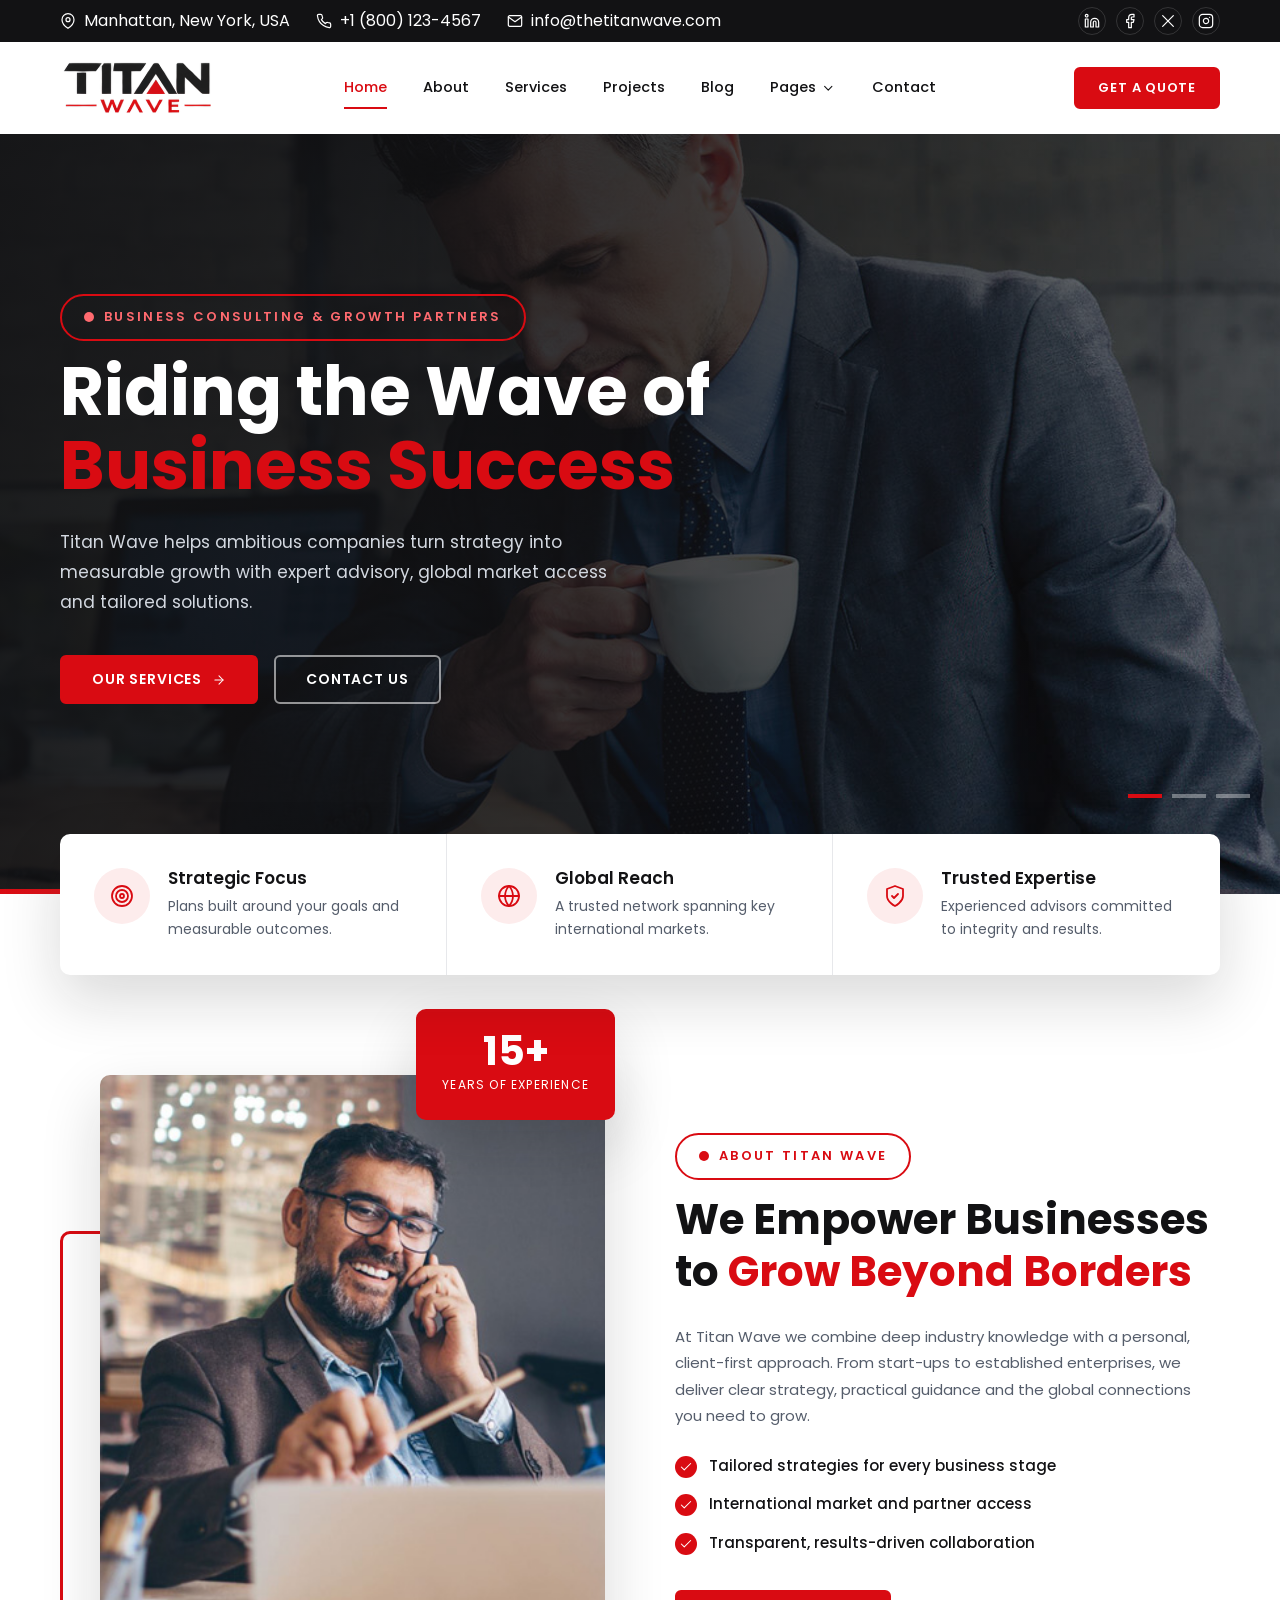
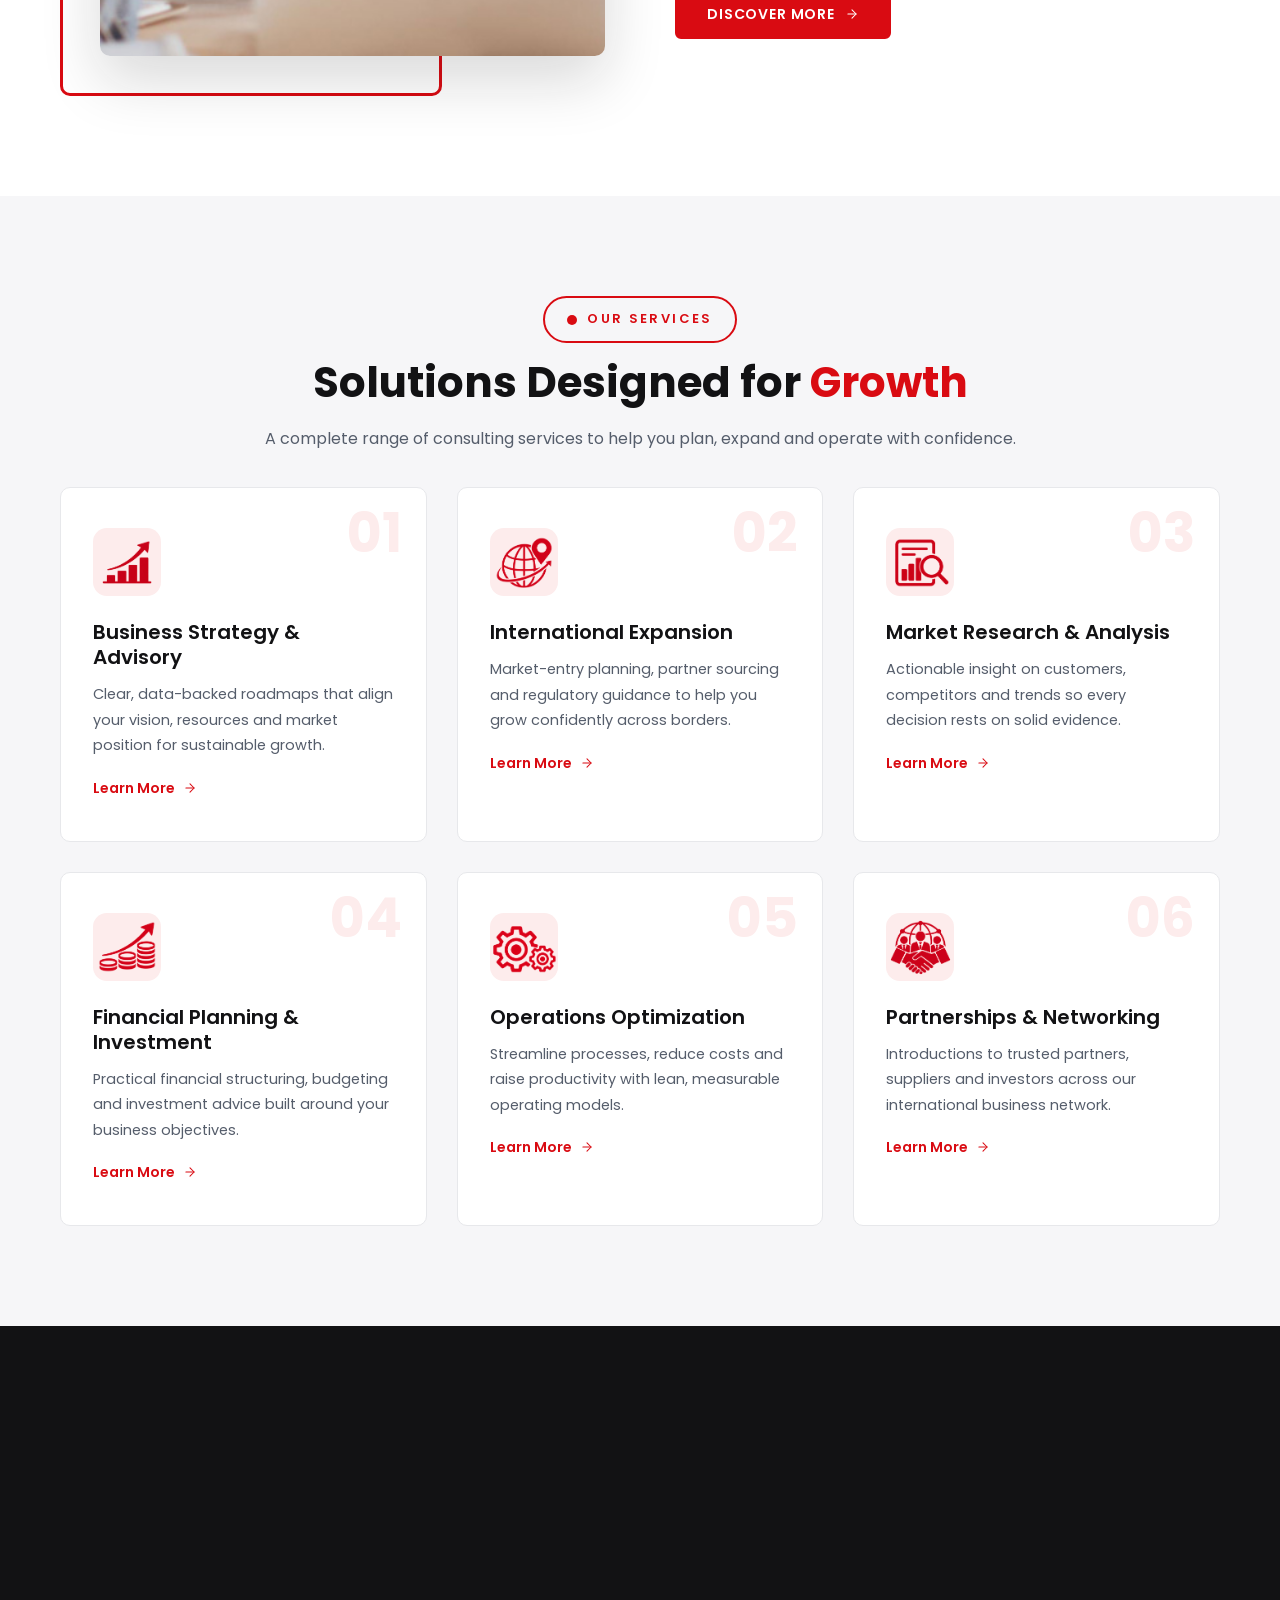
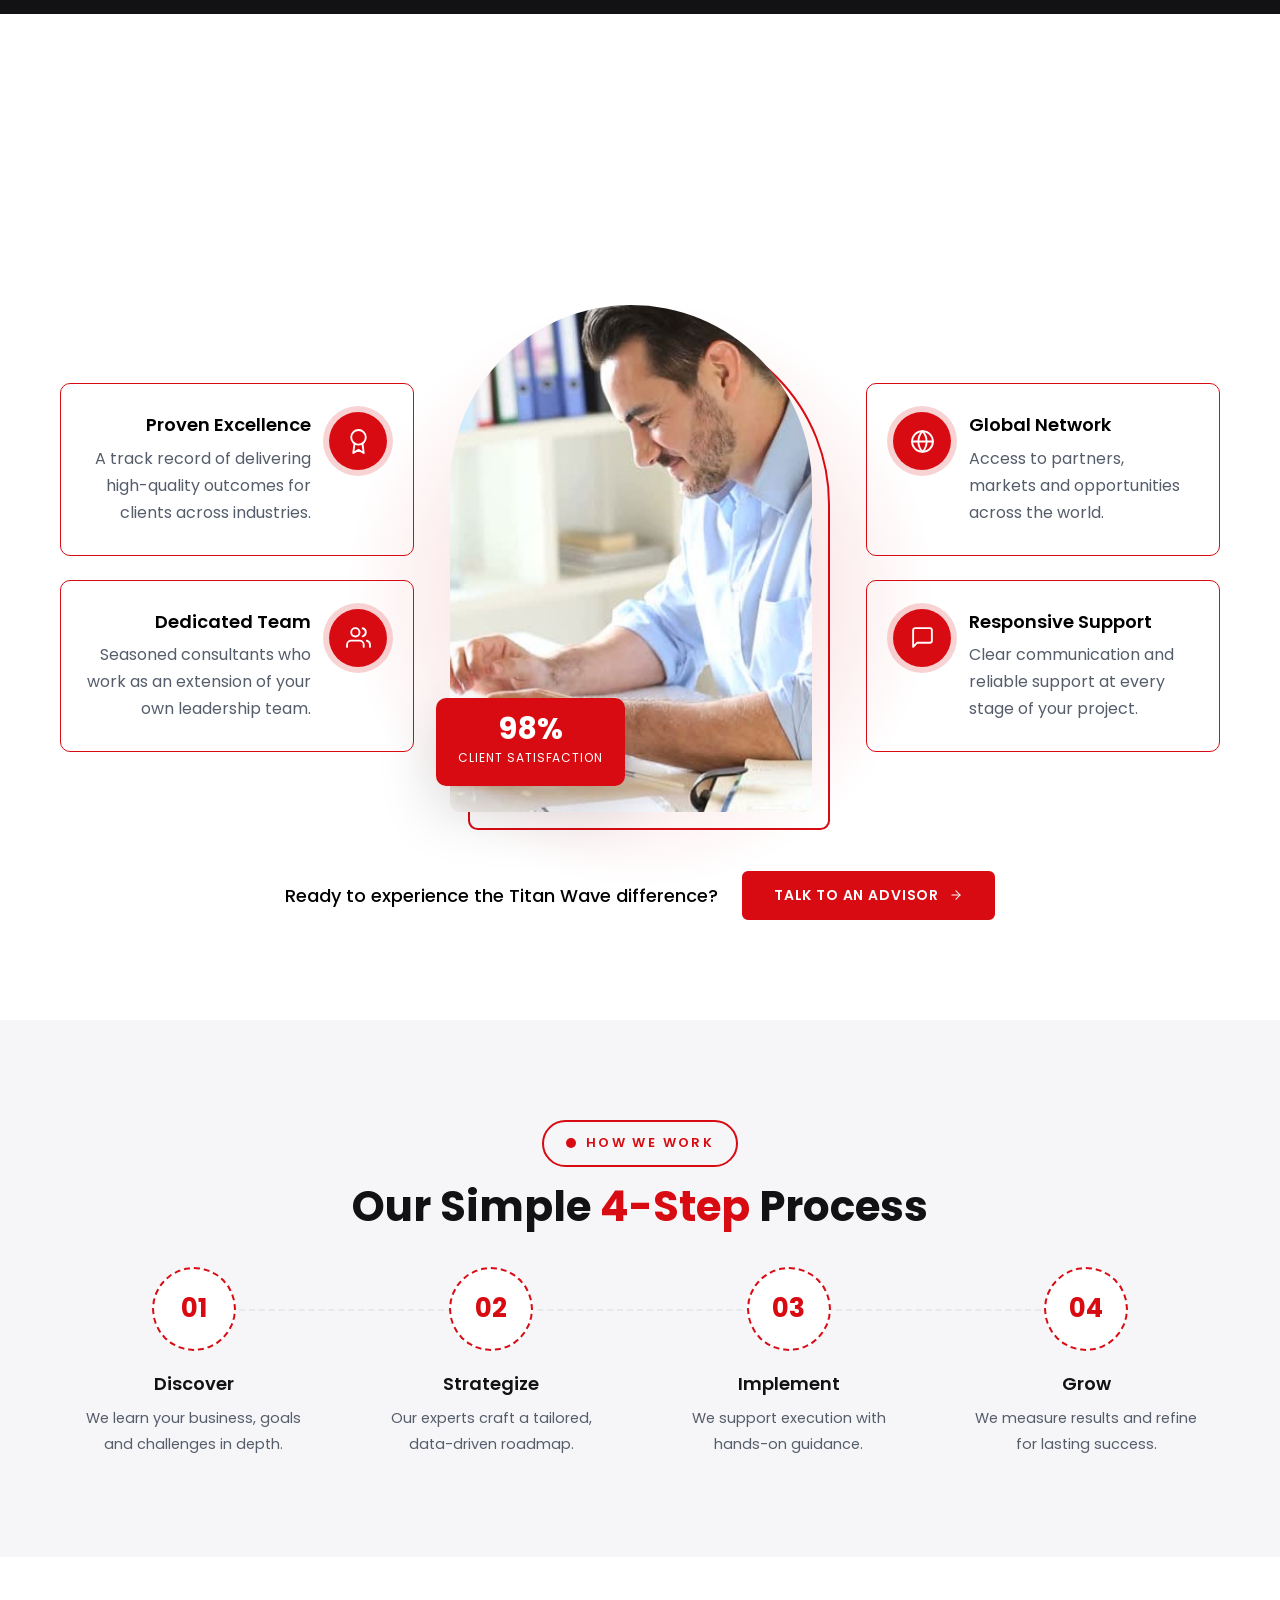
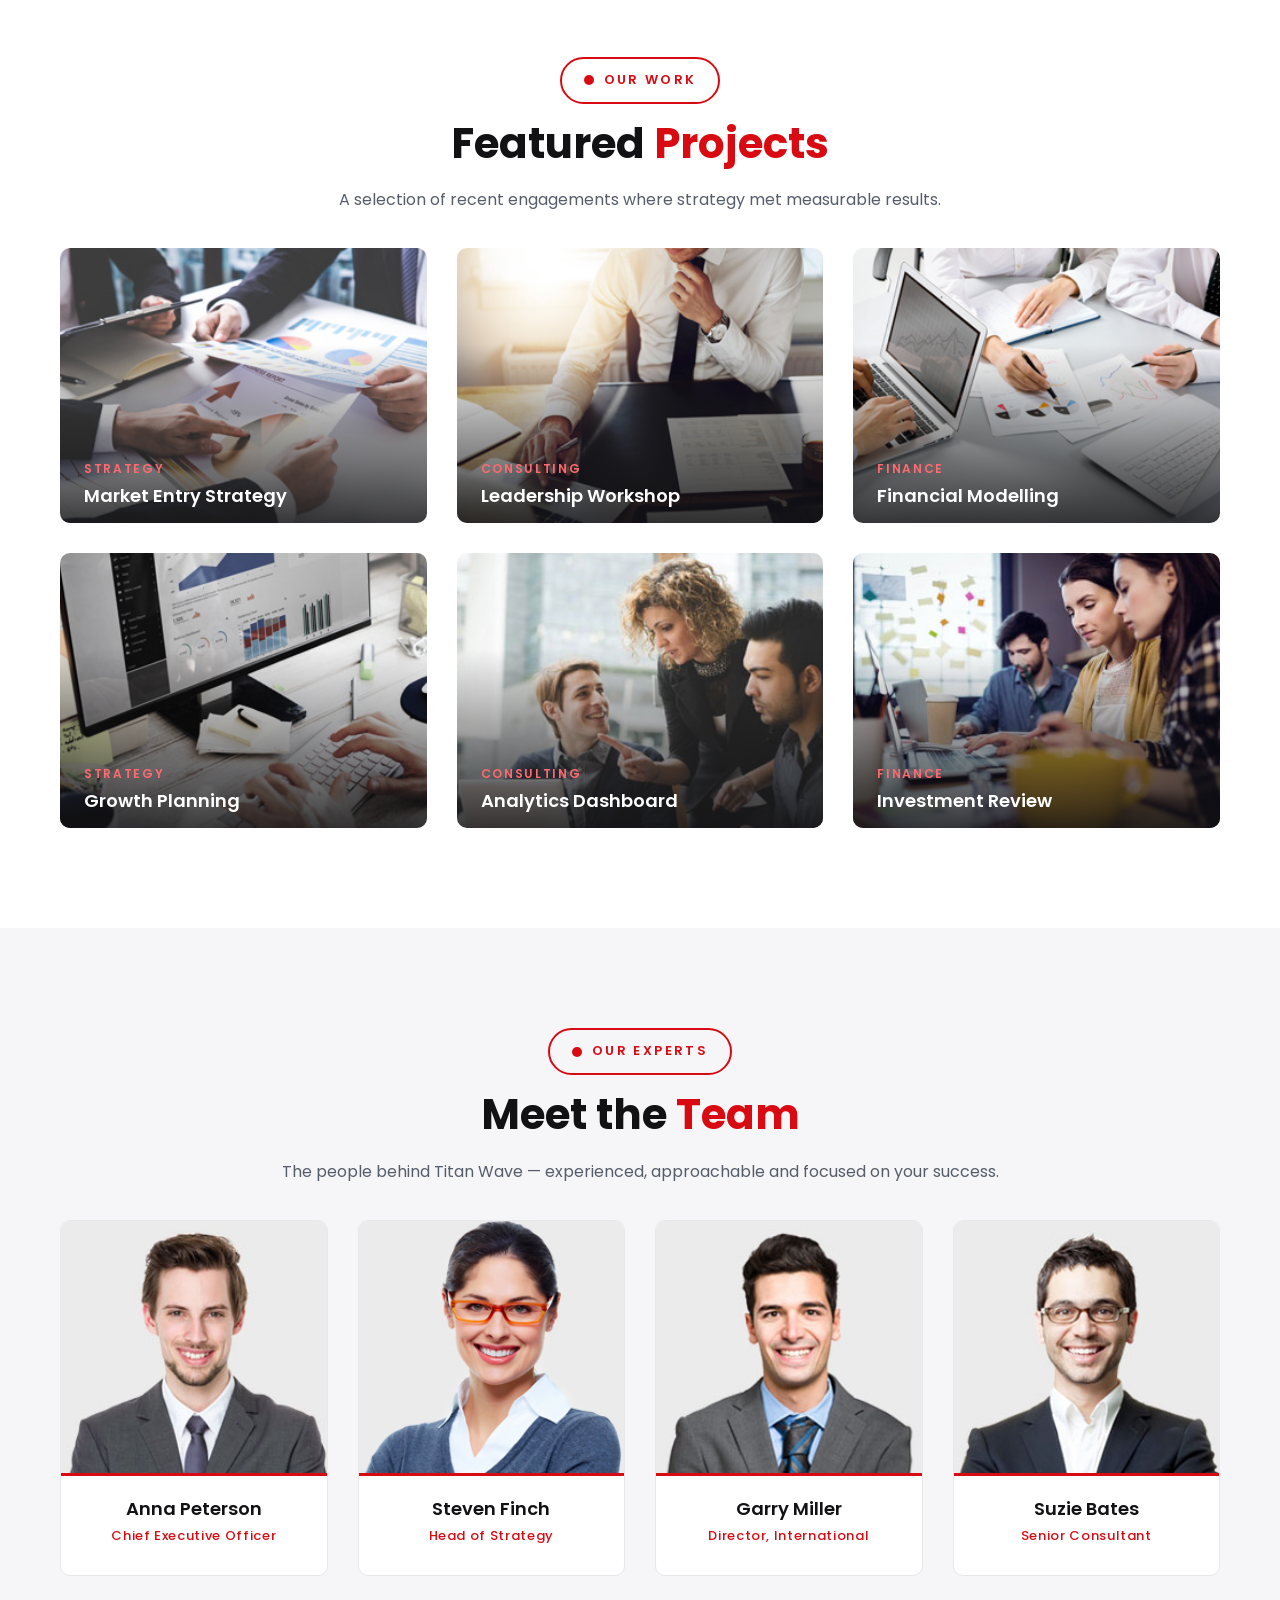
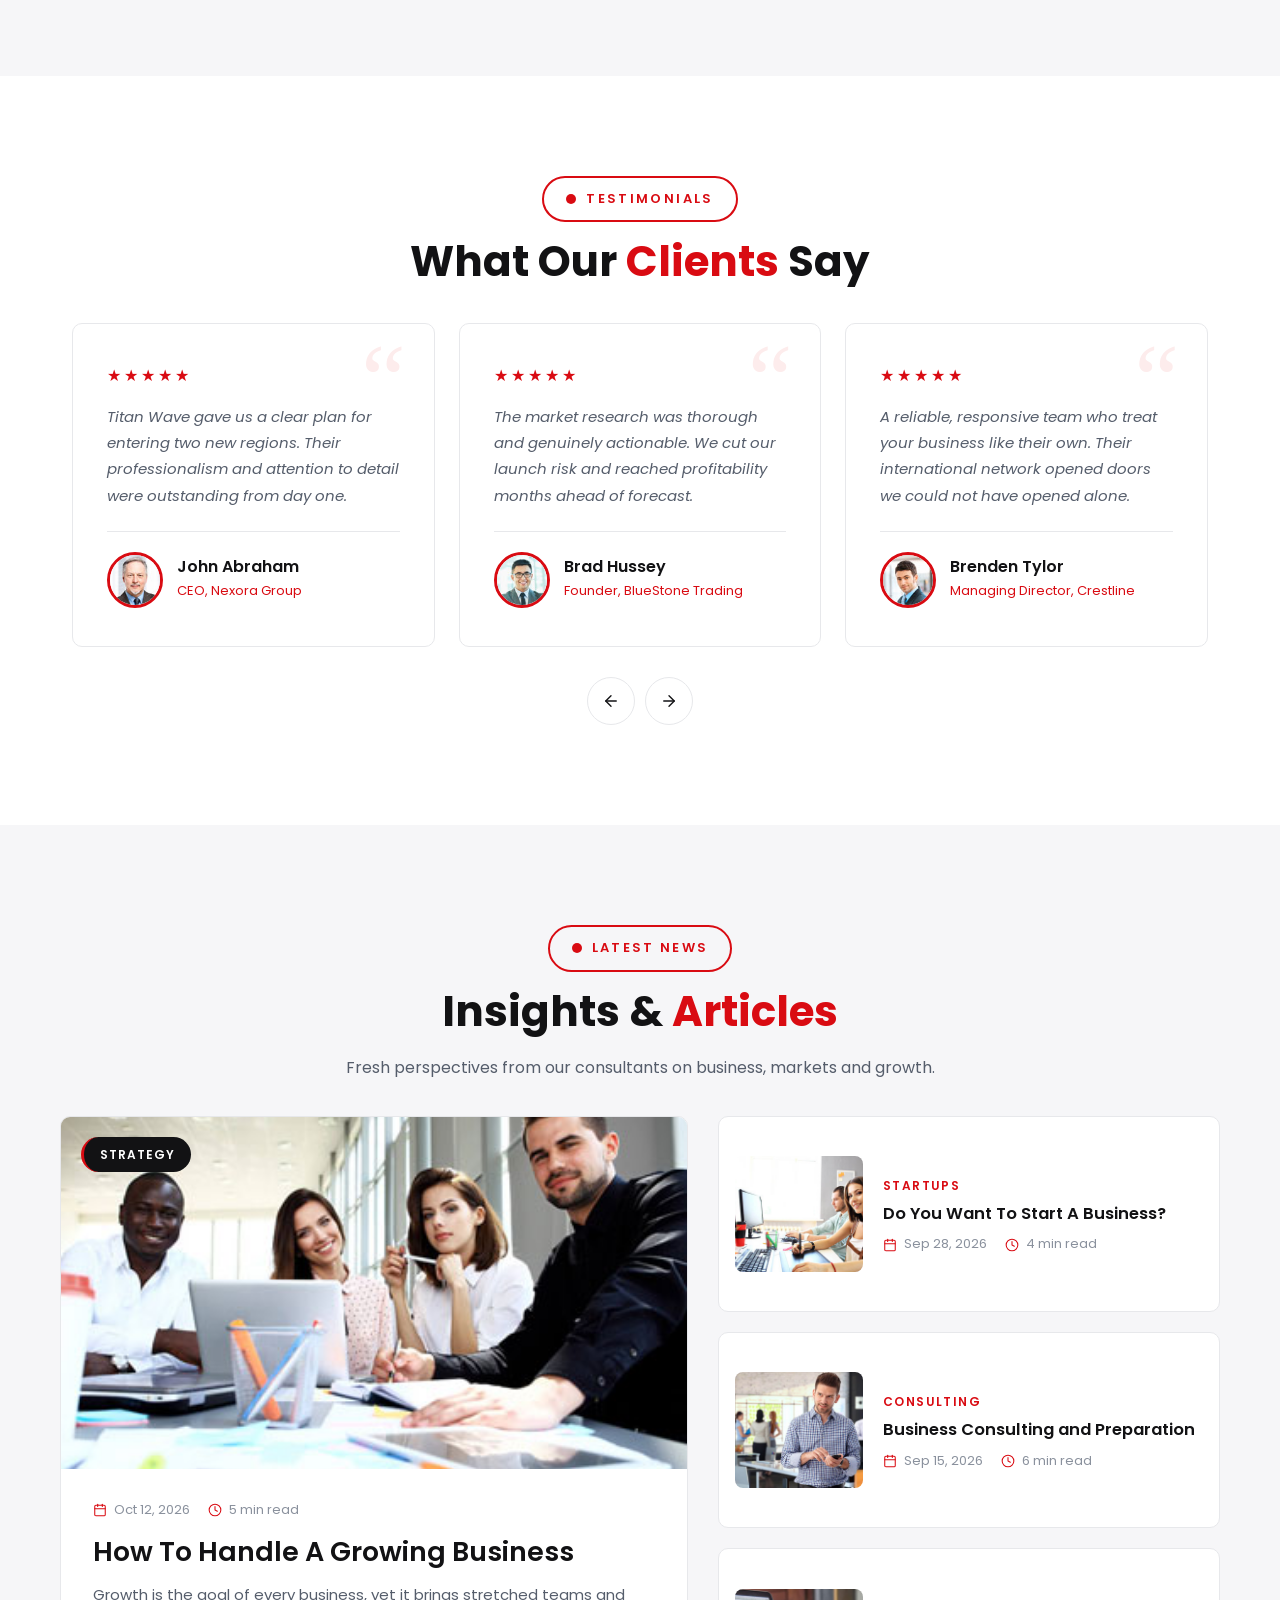
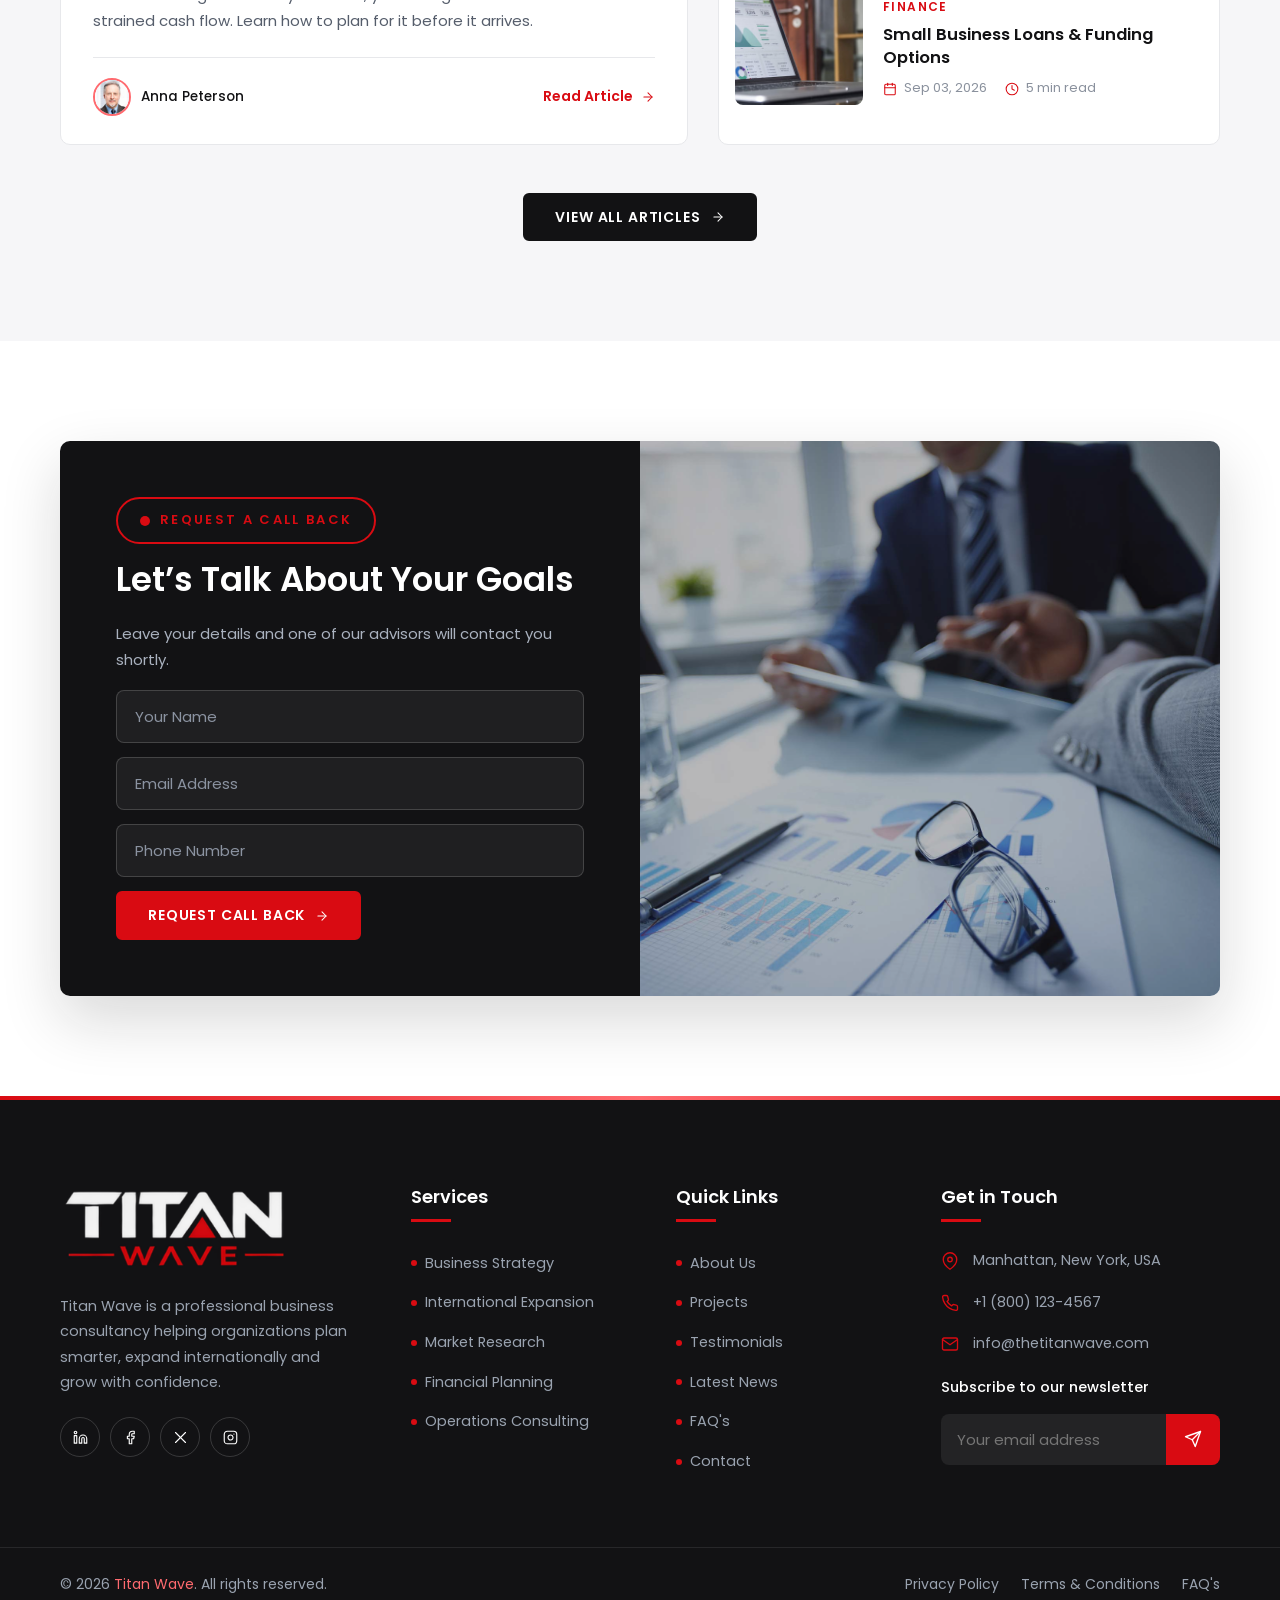
<file: index.html>
<!DOCTYPE html>
<html lang="en">

<head>
    <meta charset="utf-8">
    <meta name="viewport" content="width=device-width, initial-scale=1">
    <title>Professional Business Consulting & Global Growth Solutions | TITAN WAVE</title>
    <meta name="description" content="Titan Wave is a professional business consultancy offering strategy, international expansion, market research and financial planning services.">
    <meta name="theme-color" content="#d90b12">
    <link rel="icon" type="image/png" href="images/favicon.png">
    <link rel="preconnect" href="https://fonts.googleapis.com">
    <link rel="preconnect" href="https://fonts.gstatic.com" crossorigin>
    <link href="https://fonts.googleapis.com/css2?family=Poppins:ital,wght@0,300;0,400;0,500;0,600;0,700;1,400&display=swap" rel="stylesheet">
    <link rel="stylesheet" href="css/style.css">
</head>

<body>

    <a class="skip" href="#main">Skip to content</a>

    <div class="preloader"><i></i></div>

    <div class="topbar">
        <div class="container">

            <ul>

                <li>
                    <svg class="svg-i " viewBox="0 0 24 24" aria-hidden="true">
                        <path d="M21 10c0 7-9 13-9 13s-9-6-9-13a9 9 0 0 1 18 0z" />
                        <circle cx="12" cy="10" r="3" />
                    </svg> 
                    Manhattan, New York, USA
                </li>

                <li>
                    <svg class="svg-i " viewBox="0 0 24 24" aria-hidden="true">
                        <path d="M22 16.92v3a2 2 0 0 1-2.18 2 19.79 19.79 0 0 1-8.63-3.07 19.5 19.5 0 0 1-6-6 19.79 19.79 0 0 1-3.07-8.67A2 2 0 0 1 4.11 2h3a2 2 0 0 1 2 1.72c.13.96.36 1.9.7 2.81a2 2 0 0 1-.45 2.11L8.09 9.91a16 16 0 0 0 6 6l1.27-1.27a2 2 0 0 1 2.11-.45c.91.34 1.85.57 2.81.7A2 2 0 0 1 22 16.92z" />
                    </svg> 
                    <a href="tel:+18001234567">+1 (800) 123-4567</a>
                </li>

                <li>
                    <svg class="svg-i " viewBox="0 0 24 24" aria-hidden="true">
                        <path d="M4 4h16a2 2 0 0 1 2 2v12a2 2 0 0 1-2 2H4a2 2 0 0 1-2-2V6a2 2 0 0 1 2-2z" />
                        <polyline points="22,6 12,13 2,6" />
                    </svg> 
                    <a href="mailto:info@thetitanwave.com">info@thetitanwave.com</a>
                </li>

            </ul>

            <div class="social">
                <a href="#" aria-label="LinkedIn">
                    <svg class="svg-i " viewBox="0 0 24 24" aria-hidden="true">
                        <path d="M16 8a6 6 0 0 1 6 6v7h-4v-7a2 2 0 0 0-2-2 2 2 0 0 0-2 2v7h-4v-7a6 6 0 0 1 6-6z" />
                        <rect x="2" y="9" width="4" height="12" />
                        <circle cx="4" cy="4" r="2" />
                    </svg>
                </a>

                <a href="#" aria-label="Facebook">
                    <svg class="svg-i " viewBox="0 0 24 24" aria-hidden="true">
                        <path d="M18 2h-3a5 5 0 0 0-5 5v3H7v4h3v8h4v-8h3l1-4h-4V7a1 1 0 0 1 1-1h3z" />
                    </svg>
                </a>

                <a href="#" aria-label="X">
                    <svg class="svg-i " viewBox="0 0 24 24" aria-hidden="true">
                        <line x1="4" y1="4" x2="20" y2="20" />
                        <line x1="20" y1="4" x2="4" y2="20" />
                    </svg>
                </a>

                <a href="#" aria-label="Instagram">
                    <svg class="svg-i " viewBox="0 0 24 24"
                        aria-hidden="true">
                        <rect x="2" y="2" width="20" height="20" rx="5" />
                        <path d="M16 11.37A4 4 0 1 1 12.63 8 4 4 0 0 1 16 11.37z" />
                        <line x1="17.5" y1="6.5" x2="17.51" y2="6.5" />
                    </svg>
                </a>
            </div>

        </div>
    </div>

    <header class="header">

        <div class="container">

            <a class="logo" href="index.html" aria-label="Titan Wave home">
                <img class="logo-img" src="images/logo.png" alt="Titan Wave" width="150" height="56">
            </a>

            <ul class="nav" id="nav">
                <li><a href="index.html" class="active">Home</a></li>
                <li><a href="about.html">About</a></li>
                <li><a href="services.html">Services</a></li>
                <li><a href="gallery.html">Projects</a></li>
                <li><a href="blog.html">Blog</a></li>
                <li>

                    <a href="javascript:void(0);" aria-haspopup="true">Pages 
                        <svg class="svg-i " viewBox="0 0 24 24" aria-hidden="true">
                            <polyline points="6 9 12 15 18 9" />
                        </svg>
                    </a>

                    <div class="sub">
                        <a href="faq.html">FAQ's</a>
                        <a href="testimonial.html">Testimonials</a>
                        <a href="privacy-policy.html">Privacy Policy</a>
                        <a href="terms-conditions.html">Terms & Conditions</a>
                    </div>

                </li>

                <li><a href="contact.html">Contact</a></li>
            </ul>

            <a href="contact.html" class="btn btn-gold btn-sm">Get a Quote</a>
            <button class="burger" aria-label="Toggle menu" aria-expanded="false"><span></span><span></span><span></span></button>

        </div>
        
    </header>
    <main id="main">
        <section class="hero">
            <div class="hero-slide" style="background-image:url(images/main-slider/image-2.jpg)"></div>
            <div class="hero-slide" style="background-image:url(images/main-slider/image-3.jpg)"></div>
            <div class="hero-slide" style="background-image:url(images/background/4.jpg)"></div>
            <div class="container">
                <div class="hero-box">
                    <span class="eyebrow">Business Consulting &amp; Growth Partners</span>
                    <h1>Riding the Wave of <span>Business Success</span></h1>
                    <p>Titan Wave helps ambitious companies turn strategy into measurable growth with expert advisory,
                        global market access and tailored solutions.</p>
                    <div class="hero-actions"><a href="services.html" class="btn btn-gold">Our Services <svg
                                class="svg-i " viewBox="0 0 24 24" aria-hidden="true">
                                <line x1="5" y1="12" x2="19" y2="12" />
                                <polyline points="12 5 19 12 12 19" />
                            </svg></a><a href="contact.html" class="btn btn-outline">Contact Us</a></div>
                </div>
            </div>
            <div class="hero-dots"><button aria-label="Slide 1"></button><button aria-label="Slide 2"></button><button
                    aria-label="Slide 3"></button></div>
        </section>
        <section class="strip">
            <div class="container">
                <div class="strip-grid">
                    <div class="strip-item rv">
                        <div class="ico"><svg class="svg-i " viewBox="0 0 24 24" aria-hidden="true">
                                <circle cx="12" cy="12" r="10" />
                                <circle cx="12" cy="12" r="6" />
                                <circle cx="12" cy="12" r="2" />
                            </svg></div>
                        <div>
                            <h4>Strategic Focus</h4>
                            <p>Plans built around your goals and measurable outcomes.</p>
                        </div>
                    </div>
                    <div class="strip-item rv">
                        <div class="ico"><svg class="svg-i " viewBox="0 0 24 24" aria-hidden="true">
                                <circle cx="12" cy="12" r="10" />
                                <line x1="2" y1="12" x2="22" y2="12" />
                                <path
                                    d="M12 2a15.3 15.3 0 0 1 4 10 15.3 15.3 0 0 1-4 10 15.3 15.3 0 0 1-4-10 15.3 15.3 0 0 1 4-10z" />
                            </svg></div>
                        <div>
                            <h4>Global Reach</h4>
                            <p>A trusted network spanning key international markets.</p>
                        </div>
                    </div>
                    <div class="strip-item rv">
                        <div class="ico"><svg class="svg-i " viewBox="0 0 24 24" aria-hidden="true">
                                <path d="M12 22s8-4 8-10V5l-8-3-8 3v7c0 6 8 10 8 10z" />
                                <polyline points="9 12 11 14 15 10" />
                            </svg></div>
                        <div>
                            <h4>Trusted Expertise</h4>
                            <p>Experienced advisors committed to integrity and results.</p>
                        </div>
                    </div>
                </div>
            </div>
        </section>
        <section class="section">
            <div class="container">
                <div class="split">
                    <div class="split-img rv"><img src="images/resource/featured-image-5.jpg"
                            alt="Titan Wave consultant" style="aspect-ratio:4/4.6">
                        <div class="badge-exp"><b>15+</b><span>Years of Experience</span></div>
                    </div>
                    <div class="rv d1"><span class="eyebrow">About Titan Wave</span>
                        <h2 style="font-size:clamp(28px,3.4vw,42px);font-weight:700">We Empower Businesses to <span
                                class="accent">Grow Beyond Borders</span></h2>
                        <p>At Titan Wave we combine deep industry knowledge with a personal, client-first approach. From
                            start-ups to established enterprises, we deliver clear strategy, practical guidance and the
                            global connections you need to grow.</p>
                        <ul class="ticks">
                            <li><svg class="svg-i " viewBox="0 0 24 24" aria-hidden="true">
                                    <polyline points="20 6 9 17 4 12" />
                                </svg> Tailored strategies for every business stage</li>
                            <li><svg class="svg-i " viewBox="0 0 24 24" aria-hidden="true">
                                    <polyline points="20 6 9 17 4 12" />
                                </svg> International market and partner access</li>
                            <li><svg class="svg-i " viewBox="0 0 24 24" aria-hidden="true">
                                    <polyline points="20 6 9 17 4 12" />
                                </svg> Transparent, results-driven collaboration</li>
                        </ul>
                        <a href="about.html" class="btn btn-gold">Discover More <svg class="svg-i " viewBox="0 0 24 24"
                                aria-hidden="true">
                                <line x1="5" y1="12" x2="19" y2="12" />
                                <polyline points="12 5 19 12 12 19" />
                            </svg></a>
                    </div>
                </div>
            </div>
        </section>
        <section class="section alt">
            <div class="container">
                <div class="sec-head center rv"><span class="eyebrow">Our Services</span>
                    <h2>Solutions Designed for <span>Growth</span></h2>
                    <p>A complete range of consulting services to help you plan, expand and operate with confidence.</p>
                </div>
                <div class="grid g3">

                    <div class="card rv d1"><span class="num">01</span>
                        <div class="ico">
                            <img src="images/icons/Gold Business Growth Chart Icon.png" alt="">
                        </div>
                        <h3>Business Strategy & Advisory</h3>
                        <p>Clear, data-backed roadmaps that align your vision, resources and market position for
                            sustainable growth.</p><a class="link-arrow" href="services-single.html">Learn More <svg
                                class="svg-i " viewBox="0 0 24 24" aria-hidden="true">
                                <line x1="5" y1="12" x2="19" y2="12" />
                                <polyline points="12 5 19 12 12 19" />
                            </svg></a>
                    </div>

                    <div class="card rv d2"><span class="num">02</span>
                        <div class="ico">
                            <img src="images/icons/Global Expansion Globe Pin.png" alt="">
                        </div>
                        <h3>International Expansion</h3>
                        <p>Market-entry planning, partner sourcing and regulatory guidance to help you grow confidently
                            across borders.</p><a class="link-arrow" href="services-single.html">Learn More <svg
                                class="svg-i " viewBox="0 0 24 24" aria-hidden="true">
                                <line x1="5" y1="12" x2="19" y2="12" />
                                <polyline points="12 5 19 12 12 19" />
                            </svg></a>
                    </div>
                    <div class="card rv d3"><span class="num">03</span>
                        <div class="ico">
                            <img src="images/icons/Gold Analytics Report Icon.png" alt="">
                        </div>
                        <h3>Market Research & Analysis</h3>
                        <p>Actionable insight on customers, competitors and trends so every decision rests on solid
                            evidence.</p><a class="link-arrow" href="services-single.html">Learn More <svg
                                class="svg-i " viewBox="0 0 24 24" aria-hidden="true">
                                <line x1="5" y1="12" x2="19" y2="12" />
                                <polyline points="12 5 19 12 12 19" />
                            </svg></a>
                    </div>

                    <div class="card rv d1"><span class="num">04</span>
                        <div class="ico">
                            <img src="images/icons/Golden Coin Stacks with Growth Arrow.png" alt="">
                        </div>
                        <h3>Financial Planning & Investment</h3>
                        <p>Practical financial structuring, budgeting and investment advice built around your business
                            objectives.</p><a class="link-arrow" href="services-single.html">Learn More <svg
                                class="svg-i " viewBox="0 0 24 24" aria-hidden="true">
                                <line x1="5" y1="12" x2="19" y2="12" />
                                <polyline points="12 5 19 12 12 19" />
                            </svg></a>
                    </div>

                    <div class="card rv d2"><span class="num">05</span>
                        <div class="ico">
                            <img src="images/icons/Interlocking Gold Gears Icon.png" alt="">
                        </div>
                        <h3>Operations Optimization</h3>
                        <p>Streamline processes, reduce costs and raise productivity with lean, measurable operating
                            models.</p><a class="link-arrow" href="services-single.html">Learn More <svg class="svg-i "
                                viewBox="0 0 24 24" aria-hidden="true">
                                <line x1="5" y1="12" x2="19" y2="12" />
                                <polyline points="12 5 19 12 12 19" />
                            </svg></a>
                    </div>

                    <div class="card rv d3"><span class="num">06</span>
                        <div class="ico">
                            <img src="images/icons/Global Partnership Handshake Icon.png" alt="">
                        </div>
                        <h3>Partnerships & Networking</h3>
                        <p>Introductions to trusted partners, suppliers and investors across our international business
                            network.</p><a class="link-arrow" href="services-single.html">Learn More <svg class="svg-i "
                                viewBox="0 0 24 24" aria-hidden="true">
                                <line x1="5" y1="12" x2="19" y2="12" />
                                <polyline points="12 5 19 12 12 19" />
                            </svg></a>
                    </div>
                </div>
            </div>
        </section>
        <section class="stats" style="background-image:url(images/background/parallax2.jpg)">
            <div class="container">
                <div class="grid g4">
                    <div class="stat rv"><b data-count="350" data-suffix="+">0</b><span>Projects Delivered</span></div>
                    <div class="stat rv"><b data-count="28" data-suffix="+">0</b><span>Countries Served</span></div>
                    <div class="stat rv"><b data-count="120" data-suffix="+">0</b><span>Happy Clients</span></div>
                    <div class="stat rv"><b data-count="15" data-suffix="+">0</b><span>Years Experience</span></div>
                </div>
            </div>
        </section>
         <section class="section why">
            <div class="container">
                <div class="sec-head center rv"><span class="eyebrow">Why Choose Us</span>
                    <h2>The Titan Wave <span>Advantage</span></h2>
                    <p>We are committed to professionalism, personalized solutions and long-term partnerships built on trust.</p>
                </div>
                <div class="why-grid">
                    <div class="why-col left rv">
                        <div class="why-item"><div class="ico"><svg class="svg-i" viewBox="0 0 24 24" aria-hidden="true"><circle cx="12" cy="8" r="7"/><polyline points="8.21 13.89 7 23 12 20 17 23 15.79 13.88"/></svg></div><div><span class="why-n">01</span><h4>Proven Excellence</h4><p>A track record of delivering high-quality outcomes for clients across industries.</p></div></div>
                        <div class="why-item"><div class="ico"><svg class="svg-i" viewBox="0 0 24 24" aria-hidden="true"><path d="M17 21v-2a4 4 0 0 0-4-4H5a4 4 0 0 0-4 4v2"/><circle cx="9" cy="7" r="4"/><path d="M23 21v-2a4 4 0 0 0-3-3.87"/><path d="M16 3.13a4 4 0 0 1 0 7.75"/></svg></div><div><span class="why-n">02</span><h4>Dedicated Team</h4><p>Seasoned consultants who work as an extension of your own leadership team.</p></div></div>
                    </div>
                    <div class="why-img rv d1">
                        <img src="images/gallery/10.jpg" alt="Titan Wave consultant at work" loading="lazy">
                        <div class="why-badge"><b>98%</b><span>Client Satisfaction</span></div>
                    </div>
                    <div class="why-col rv d2">
                        <div class="why-item"><div class="ico"><svg class="svg-i" viewBox="0 0 24 24" aria-hidden="true"><circle cx="12" cy="12" r="10"/><line x1="2" y1="12" x2="22" y2="12"/><path d="M12 2a15.3 15.3 0 0 1 4 10 15.3 15.3 0 0 1-4 10 15.3 15.3 0 0 1-4-10 15.3 15.3 0 0 1 4-10z"/></svg></div><div><span class="why-n">03</span><h4>Global Network</h4><p>Access to partners, markets and opportunities across the world.</p></div></div>
                        <div class="why-item"><div class="ico"><svg class="svg-i" viewBox="0 0 24 24" aria-hidden="true"><path d="M21 15a2 2 0 0 1-2 2H7l-4 4V5a2 2 0 0 1 2-2h14a2 2 0 0 1 2 2z"/></svg></div><div><span class="why-n">04</span><h4>Responsive Support</h4><p>Clear communication and reliable support at every stage of your project.</p></div></div>
                    </div>
                </div>
                <div class="why-cta rv">
                    <p>Ready to experience the Titan Wave difference?</p>
                    <a href="contact.html" class="btn btn-gold">Talk to an Advisor <svg class="svg-i" viewBox="0 0 24 24" aria-hidden="true"><line x1="5" y1="12" x2="19" y2="12"/><polyline points="12 5 19 12 12 19"/></svg></a>
                </div>
            </div>
        </section>
        <section class="section alt process">
            <div class="container">
                <div class="sec-head center rv"><span class="eyebrow">How We Work</span>
                    <h2>Our Simple <span>4-Step</span> Process</h2>
                </div>
                <div class="grid g4">
                    <div class="step rv d1">
                        <div class="n">01</div>
                        <h4>Discover</h4>
                        <p>We learn your business, goals and challenges in depth.</p>
                    </div>
                    <div class="step rv d2">
                        <div class="n">02</div>
                        <h4>Strategize</h4>
                        <p>Our experts craft a tailored, data-driven roadmap.</p>
                    </div>
                    <div class="step rv d3">
                        <div class="n">03</div>
                        <h4>Implement</h4>
                        <p>We support execution with hands-on guidance.</p>
                    </div>
                    <div class="step rv d1">
                        <div class="n">04</div>
                        <h4>Grow</h4>
                        <p>We measure results and refine for lasting success.</p>
                    </div>
                </div>
            </div>
        </section>
        <section class="section">
            <div class="container">
                <div class="sec-head center rv"><span class="eyebrow">Our Work</span>
                    <h2>Featured <span>Projects</span></h2>
                    <p>A selection of recent engagements where strategy met measurable results.</p>
                </div>
                <div class="grid g3"><a href="#" class="work rv d1" data-full="images/gallery/1.jpg"><img
                            src="images/gallery/1.jpg" alt="Market Entry Strategy" loading="lazy"><span
                            class="zoom"><svg class="svg-i " viewBox="0 0 24 24" aria-hidden="true">
                                <line x1="12" y1="5" x2="12" y2="19" />
                                <line x1="5" y1="12" x2="19" y2="12" />
                            </svg></span>
                        <div class="work-info"><small>Strategy</small>
                            <h4>Market Entry Strategy</h4>
                        </div>
                    </a><a href="#" class="work rv d2" data-full="images/gallery/2.jpg"><img src="images/gallery/2.jpg"
                            alt="Leadership Workshop" loading="lazy"><span class="zoom"><svg class="svg-i "
                                viewBox="0 0 24 24" aria-hidden="true">
                                <line x1="12" y1="5" x2="12" y2="19" />
                                <line x1="5" y1="12" x2="19" y2="12" />
                            </svg></span>
                        <div class="work-info"><small>Consulting</small>
                            <h4>Leadership Workshop</h4>
                        </div>
                    </a><a href="#" class="work rv d3" data-full="images/gallery/3.jpg"><img src="images/gallery/3.jpg"
                            alt="Financial Modelling" loading="lazy"><span class="zoom"><svg class="svg-i "
                                viewBox="0 0 24 24" aria-hidden="true">
                                <line x1="12" y1="5" x2="12" y2="19" />
                                <line x1="5" y1="12" x2="19" y2="12" />
                            </svg></span>
                        <div class="work-info"><small>Finance</small>
                            <h4>Financial Modelling</h4>
                        </div>
                    </a><a href="#" class="work rv d1" data-full="images/gallery/4.jpg"><img src="images/gallery/4.jpg"
                            alt="Growth Planning" loading="lazy"><span class="zoom"><svg class="svg-i "
                                viewBox="0 0 24 24" aria-hidden="true">
                                <line x1="12" y1="5" x2="12" y2="19" />
                                <line x1="5" y1="12" x2="19" y2="12" />
                            </svg></span>
                        <div class="work-info"><small>Strategy</small>
                            <h4>Growth Planning</h4>
                        </div>
                    </a><a href="#" class="work rv d2" data-full="images/gallery/5.jpg"><img src="images/gallery/5.jpg"
                            alt="Analytics Dashboard" loading="lazy"><span class="zoom"><svg class="svg-i "
                                viewBox="0 0 24 24" aria-hidden="true">
                                <line x1="12" y1="5" x2="12" y2="19" />
                                <line x1="5" y1="12" x2="19" y2="12" />
                            </svg></span>
                        <div class="work-info"><small>Consulting</small>
                            <h4>Analytics Dashboard</h4>
                        </div>
                    </a><a href="#" class="work rv d3" data-full="images/gallery/6.jpg"><img src="images/gallery/6.jpg"
                            alt="Investment Review" loading="lazy"><span class="zoom"><svg class="svg-i "
                                viewBox="0 0 24 24" aria-hidden="true">
                                <line x1="12" y1="5" x2="12" y2="19" />
                                <line x1="5" y1="12" x2="19" y2="12" />
                            </svg></span>
                        <div class="work-info"><small>Finance</small>
                            <h4>Investment Review</h4>
                        </div>
                    </a></div>
            </div>
        </section>
        <div class="lightbox"><button aria-label="Close">&times;</button><img alt=""></div>
        <section class="section alt">
            <div class="container">
                <div class="sec-head center rv"><span class="eyebrow">Our Experts</span>
                    <h2>Meet the <span>Team</span></h2>
                    <p>The people behind Titan Wave — experienced, approachable and focused on your success.</p>
                </div>
                <div class="grid g4">
                    <div class="member rv d1">
                        <div class="ph"><img src="images/resource/staff-1.jpg" alt="Anna Peterson" loading="lazy">
                            <div class="soc"><a href="#" aria-label="LinkedIn"><svg class="svg-i " viewBox="0 0 24 24"
                                        aria-hidden="true">
                                        <path
                                            d="M16 8a6 6 0 0 1 6 6v7h-4v-7a2 2 0 0 0-2-2 2 2 0 0 0-2 2v7h-4v-7a6 6 0 0 1 6-6z" />
                                        <rect x="2" y="9" width="4" height="12" />
                                        <circle cx="4" cy="4" r="2" />
                                    </svg></a><a href="#" aria-label="Facebook"><svg class="svg-i " viewBox="0 0 24 24"
                                        aria-hidden="true">
                                        <path d="M18 2h-3a5 5 0 0 0-5 5v3H7v4h3v8h4v-8h3l1-4h-4V7a1 1 0 0 1 1-1h3z" />
                                    </svg></a><a href="#" aria-label="X"><svg class="svg-i " viewBox="0 0 24 24"
                                        aria-hidden="true">
                                        <line x1="4" y1="4" x2="20" y2="20" />
                                        <line x1="20" y1="4" x2="4" y2="20" />
                                    </svg></a></div>
                        </div>
                        <div class="txt">
                            <h4>Anna Peterson</h4><span>Chief Executive Officer</span>
                        </div>
                    </div>
                    <div class="member rv d2">
                        <div class="ph"><img src="images/resource/staff-2.jpg" alt="Steven Finch" loading="lazy">
                            <div class="soc"><a href="#" aria-label="LinkedIn"><svg class="svg-i " viewBox="0 0 24 24"
                                        aria-hidden="true">
                                        <path
                                            d="M16 8a6 6 0 0 1 6 6v7h-4v-7a2 2 0 0 0-2-2 2 2 0 0 0-2 2v7h-4v-7a6 6 0 0 1 6-6z" />
                                        <rect x="2" y="9" width="4" height="12" />
                                        <circle cx="4" cy="4" r="2" />
                                    </svg></a><a href="#" aria-label="Facebook"><svg class="svg-i " viewBox="0 0 24 24"
                                        aria-hidden="true">
                                        <path d="M18 2h-3a5 5 0 0 0-5 5v3H7v4h3v8h4v-8h3l1-4h-4V7a1 1 0 0 1 1-1h3z" />
                                    </svg></a><a href="#" aria-label="X"><svg class="svg-i " viewBox="0 0 24 24"
                                        aria-hidden="true">
                                        <line x1="4" y1="4" x2="20" y2="20" />
                                        <line x1="20" y1="4" x2="4" y2="20" />
                                    </svg></a></div>
                        </div>
                        <div class="txt">
                            <h4>Steven Finch</h4><span>Head of Strategy</span>
                        </div>
                    </div>
                    <div class="member rv d3">
                        <div class="ph"><img src="images/resource/staff-3.jpg" alt="Garry Miller" loading="lazy">
                            <div class="soc"><a href="#" aria-label="LinkedIn"><svg class="svg-i " viewBox="0 0 24 24"
                                        aria-hidden="true">
                                        <path
                                            d="M16 8a6 6 0 0 1 6 6v7h-4v-7a2 2 0 0 0-2-2 2 2 0 0 0-2 2v7h-4v-7a6 6 0 0 1 6-6z" />
                                        <rect x="2" y="9" width="4" height="12" />
                                        <circle cx="4" cy="4" r="2" />
                                    </svg></a><a href="#" aria-label="Facebook"><svg class="svg-i " viewBox="0 0 24 24"
                                        aria-hidden="true">
                                        <path d="M18 2h-3a5 5 0 0 0-5 5v3H7v4h3v8h4v-8h3l1-4h-4V7a1 1 0 0 1 1-1h3z" />
                                    </svg></a><a href="#" aria-label="X"><svg class="svg-i " viewBox="0 0 24 24"
                                        aria-hidden="true">
                                        <line x1="4" y1="4" x2="20" y2="20" />
                                        <line x1="20" y1="4" x2="4" y2="20" />
                                    </svg></a></div>
                        </div>
                        <div class="txt">
                            <h4>Garry Miller</h4><span>Director, International</span>
                        </div>
                    </div>
                    <div class="member rv d1">
                        <div class="ph"><img src="images/resource/staff-4.jpg" alt="Suzie Bates" loading="lazy">
                            <div class="soc"><a href="#" aria-label="LinkedIn"><svg class="svg-i " viewBox="0 0 24 24"
                                        aria-hidden="true">
                                        <path
                                            d="M16 8a6 6 0 0 1 6 6v7h-4v-7a2 2 0 0 0-2-2 2 2 0 0 0-2 2v7h-4v-7a6 6 0 0 1 6-6z" />
                                        <rect x="2" y="9" width="4" height="12" />
                                        <circle cx="4" cy="4" r="2" />
                                    </svg></a><a href="#" aria-label="Facebook"><svg class="svg-i " viewBox="0 0 24 24"
                                        aria-hidden="true">
                                        <path d="M18 2h-3a5 5 0 0 0-5 5v3H7v4h3v8h4v-8h3l1-4h-4V7a1 1 0 0 1 1-1h3z" />
                                    </svg></a><a href="#" aria-label="X"><svg class="svg-i " viewBox="0 0 24 24"
                                        aria-hidden="true">
                                        <line x1="4" y1="4" x2="20" y2="20" />
                                        <line x1="20" y1="4" x2="4" y2="20" />
                                    </svg></a></div>
                        </div>
                        <div class="txt">
                            <h4>Suzie Bates</h4><span>Senior Consultant</span>
                        </div>
                    </div>
                </div>
            </div>
        </section>
        <section class="section">
            <div class="container">
                <div class="sec-head center rv"><span class="eyebrow">Testimonials</span>
                    <h2>What Our <span>Clients</span> Say</h2>
                </div>
                <div class="slider rv">
                    <div class="slider-view">
                        <div class="slider-track">
                            <div class="slider-slide">
                                <div class="tcard">
                                    <div class="stars">&#9733;&#9733;&#9733;&#9733;&#9733;</div>
                                    <p>Titan Wave gave us a clear plan for entering two new regions. Their
                                        professionalism and attention to detail were outstanding from day one.</p>
                                    <div class="who"><img src="images/resource/author-1.jpg" alt="John Abraham"
                                            loading="lazy">
                                        <div>
                                            <h5>John Abraham</h5><span>CEO, Nexora Group</span>
                                        </div>
                                    </div>
                                </div>
                            </div>
                            <div class="slider-slide">
                                <div class="tcard">
                                    <div class="stars">&#9733;&#9733;&#9733;&#9733;&#9733;</div>
                                    <p>The market research was thorough and genuinely actionable. We cut our launch risk
                                        and reached profitability months ahead of forecast.</p>
                                    <div class="who"><img src="images/resource/author-2.jpg" alt="Brad Hussey"
                                            loading="lazy">
                                        <div>
                                            <h5>Brad Hussey</h5><span>Founder, BlueStone Trading</span>
                                        </div>
                                    </div>
                                </div>
                            </div>
                            <div class="slider-slide">
                                <div class="tcard">
                                    <div class="stars">&#9733;&#9733;&#9733;&#9733;&#9733;</div>
                                    <p>A reliable, responsive team who treat your business like their own. Their
                                        international network opened doors we could not have opened alone.</p>
                                    <div class="who"><img src="images/resource/author-3.jpg" alt="Brenden Tylor"
                                            loading="lazy">
                                        <div>
                                            <h5>Brenden Tylor</h5><span>Managing Director, Crestline</span>
                                        </div>
                                    </div>
                                </div>
                            </div>
                            <div class="slider-slide">
                                <div class="tcard">
                                    <div class="stars">&#9733;&#9733;&#9733;&#9733;&#9733;</div>
                                    <p>Operational improvements recommended by Titan Wave saved us significant cost
                                        within the first quarter. Highly recommended.</p>
                                    <div class="who"><img src="images/resource/author-4.jpg" alt="John Butler"
                                            loading="lazy">
                                        <div>
                                            <h5>John Butler</h5><span>COO, Apex Logistics</span>
                                        </div>
                                    </div>
                                </div>
                            </div>
                            <div class="slider-slide">
                                <div class="tcard">
                                    <div class="stars">&#9733;&#9733;&#9733;&#9733;&#9733;</div>
                                    <p>Strategic, practical and honest. They tell you what you need to hear and then
                                        help you deliver it.</p>
                                    <div class="who"><img src="images/resource/author-5.jpg" alt="Max Webar"
                                            loading="lazy">
                                        <div>
                                            <h5>Max Webar</h5><span>Director, Orion Ventures</span>
                                        </div>
                                    </div>
                                </div>
                            </div>
                            <div class="slider-slide">
                                <div class="tcard">
                                    <div class="stars">&#9733;&#9733;&#9733;&#9733;&#9733;</div>
                                    <p>From the first consultation to implementation, the support was personal and
                                        consistently excellent.</p>
                                    <div class="who"><img src="images/resource/author-6.jpg" alt="Danial Fox"
                                            loading="lazy">
                                        <div>
                                            <h5>Danial Fox</h5><span>Owner, Fox & Partners</span>
                                        </div>
                                    </div>
                                </div>
                            </div>
                        </div>
                    </div>
                    <div class="arrows"><button class="prev" aria-label="Previous"><svg class="svg-i "
                                viewBox="0 0 24 24" aria-hidden="true">
                                <line x1="19" y1="12" x2="5" y2="12" />
                                <polyline points="12 19 5 12 12 5" />
                            </svg></button><button class="next" aria-label="Next"><svg class="svg-i "
                                viewBox="0 0 24 24" aria-hidden="true">
                                <line x1="5" y1="12" x2="19" y2="12" />
                                <polyline points="12 5 19 12 12 19" />
                            </svg></button></div>
                </div>
            </div>
        </section>
        <section class="section alt">
            <div class="container">
                <div class="sec-head center rv"><span class="eyebrow">Latest News</span>
                    <h2>Insights &amp; <span>Articles</span></h2>
                    <p>Fresh perspectives from our consultants on business, markets and growth.</p>
                </div>
                <div class="news-layout">
<article class="nf rv big"><a class="nf-img" href="blog-single.html"><img src="images/resource/news-1.jpg" alt="How To Handle A Growing Business" loading="lazy"><span class="cat">Strategy</span></a>
<div class="nf-body"><div class="nmeta"><span><svg class="svg-i" viewBox="0 0 24 24" aria-hidden="true"><rect x="3" y="4" width="18" height="18" rx="2"/><line x1="16" y1="2" x2="16" y2="6"/><line x1="8" y1="2" x2="8" y2="6"/><line x1="3" y1="10" x2="21" y2="10"/></svg> Oct 12, 2026</span><span><svg class="svg-i" viewBox="0 0 24 24" aria-hidden="true"><circle cx="12" cy="12" r="10"/><polyline points="12 6 12 12 16 14"/></svg> 5 min read</span></div><h3><a href="blog-single.html">How To Handle A Growing Business</a></h3><p>Growth is the goal of every business, yet it brings stretched teams and strained cash flow. Learn how to plan for it before it arrives.</p>
<div class="nf-foot"><div class="by"><img src="images/resource/author-1.jpg" alt="" loading="lazy"><span>Anna Peterson</span></div><a class="link-arrow" href="blog-single.html">Read Article <svg class="svg-i" viewBox="0 0 24 24" aria-hidden="true"><line x1="5" y1="12" x2="19" y2="12"/><polyline points="12 5 19 12 12 19"/></svg></a></div></div></article>
<div class="news-side"><article class="nmini rv d1"><a class="nmini-img" href="blog-single.html"><img src="images/resource/news-2.jpg" alt="Do You Want To Start A Business?" loading="lazy"></a>
<div><span class="cat-text">Startups</span><h4><a href="blog-single.html">Do You Want To Start A Business?</a></h4><div class="nmeta"><span><svg class="svg-i" viewBox="0 0 24 24" aria-hidden="true"><rect x="3" y="4" width="18" height="18" rx="2"/><line x1="16" y1="2" x2="16" y2="6"/><line x1="8" y1="2" x2="8" y2="6"/><line x1="3" y1="10" x2="21" y2="10"/></svg> Sep 28, 2026</span><span><svg class="svg-i" viewBox="0 0 24 24" aria-hidden="true"><circle cx="12" cy="12" r="10"/><polyline points="12 6 12 12 16 14"/></svg> 4 min read</span></div></div></article><article class="nmini rv d2"><a class="nmini-img" href="blog-single.html"><img src="images/resource/news-3.jpg" alt="Business Consulting and Preparation" loading="lazy"></a>
<div><span class="cat-text">Consulting</span><h4><a href="blog-single.html">Business Consulting and Preparation</a></h4><div class="nmeta"><span><svg class="svg-i" viewBox="0 0 24 24" aria-hidden="true"><rect x="3" y="4" width="18" height="18" rx="2"/><line x1="16" y1="2" x2="16" y2="6"/><line x1="8" y1="2" x2="8" y2="6"/><line x1="3" y1="10" x2="21" y2="10"/></svg> Sep 15, 2026</span><span><svg class="svg-i" viewBox="0 0 24 24" aria-hidden="true"><circle cx="12" cy="12" r="10"/><polyline points="12 6 12 12 16 14"/></svg> 6 min read</span></div></div></article><article class="nmini rv d3"><a class="nmini-img" href="blog-single.html"><img src="images/resource/news-4.jpg" alt="Small Business Loans &amp; Funding Options" loading="lazy"></a>
<div><span class="cat-text">Finance</span><h4><a href="blog-single.html">Small Business Loans &amp; Funding Options</a></h4><div class="nmeta"><span><svg class="svg-i" viewBox="0 0 24 24" aria-hidden="true"><rect x="3" y="4" width="18" height="18" rx="2"/><line x1="16" y1="2" x2="16" y2="6"/><line x1="8" y1="2" x2="8" y2="6"/><line x1="3" y1="10" x2="21" y2="10"/></svg> Sep 03, 2026</span><span><svg class="svg-i" viewBox="0 0 24 24" aria-hidden="true"><circle cx="12" cy="12" r="10"/><polyline points="12 6 12 12 16 14"/></svg> 5 min read</span></div></div></article></div>
</div>
<div class="center rv" style="margin-top:48px"><a href="blog.html" class="btn btn-dark">View All Articles <svg class="svg-i" viewBox="0 0 24 24" aria-hidden="true"><line x1="5" y1="12" x2="19" y2="12"/><polyline points="12 5 19 12 12 19"/></svg></a></div>
            </div>
        </section>
        <section class="section">
            <div class="container">
                <div class="callback rv">
                    <div class="l"><span class="eyebrow">Request a Call Back</span>
                        <h2>Let&rsquo;s Talk About Your Goals</h2>
                        <p>Leave your details and one of our advisors will contact you shortly.</p>
                        <div>
                            <form data-demo><input class="input" type="text" placeholder="Your Name" required
                                    aria-label="Name"><input class="input" type="email" placeholder="Email Address"
                                    required aria-label="Email"><input class="input" type="tel"
                                    placeholder="Phone Number" aria-label="Phone"><button class="btn btn-gold"
                                    type="submit">Request Call Back <svg class="svg-i " viewBox="0 0 24 24"
                                        aria-hidden="true">
                                        <line x1="5" y1="12" x2="19" y2="12" />
                                        <polyline points="12 5 19 12 12 19" />
                                    </svg></button></form>
                            <div class="form-msg">Thank you! Our team will be in touch shortly.</div>
                        </div>
                    </div>
                    <div class="r" style="background-image:url(images/background/4.jpg)"></div>
                </div>
            </div>
        </section>
    </main>
    <footer class="footer">
        <div class="footer-main">
            <div class="container">
                <div class="footer-grid">
                    <div>
                        <a class="logo" href="index.html" aria-label="Titan Wave home">
                            <img class="logo-img" src="images/logo-footer.png" alt="Titan Wave" width="226" height="84" loading="lazy">
                        </a>
                        <p style="margin-top:22px">Titan Wave is a professional business consultancy helping
                            organizations plan smarter, expand internationally and grow with confidence.</p>
                        <div class="social"><a href="#" aria-label="LinkedIn"><svg class="svg-i " viewBox="0 0 24 24"
                                    aria-hidden="true">
                                    <path
                                        d="M16 8a6 6 0 0 1 6 6v7h-4v-7a2 2 0 0 0-2-2 2 2 0 0 0-2 2v7h-4v-7a6 6 0 0 1 6-6z" />
                                    <rect x="2" y="9" width="4" height="12" />
                                    <circle cx="4" cy="4" r="2" />
                                </svg></a><a href="#" aria-label="Facebook"><svg class="svg-i " viewBox="0 0 24 24"
                                    aria-hidden="true">
                                    <path d="M18 2h-3a5 5 0 0 0-5 5v3H7v4h3v8h4v-8h3l1-4h-4V7a1 1 0 0 1 1-1h3z" />
                                </svg></a><a href="#" aria-label="X"><svg class="svg-i " viewBox="0 0 24 24"
                                    aria-hidden="true">
                                    <line x1="4" y1="4" x2="20" y2="20" />
                                    <line x1="20" y1="4" x2="4" y2="20" />
                                </svg></a><a href="#" aria-label="Instagram"><svg class="svg-i " viewBox="0 0 24 24"
                                    aria-hidden="true">
                                    <rect x="2" y="2" width="20" height="20" rx="5" />
                                    <path d="M16 11.37A4 4 0 1 1 12.63 8 4 4 0 0 1 16 11.37z" />
                                    <line x1="17.5" y1="6.5" x2="17.51" y2="6.5" />
                                </svg></a></div>
                    </div>
                    <div>
                        <h4>Services</h4>
                        <ul class="links">
                            <li><a href="services-single.html">Business Strategy</a></li>
                            <li><a href="services.html">International Expansion</a></li>
                            <li><a href="services.html">Market Research</a></li>
                            <li><a href="services.html">Financial Planning</a></li>
                            <li><a href="services.html">Operations Consulting</a></li>
                        </ul>
                    </div>
                    <div>
                        <h4>Quick Links</h4>
                        <ul class="links">
                            <li><a href="about.html">About Us</a></li>
                            <li><a href="gallery.html">Projects</a></li>
                            <li><a href="testimonial.html">Testimonials</a></li>
                            <li><a href="blog.html">Latest News</a></li>
                            <li><a href="faq.html">FAQ's</a></li>
                            <li><a href="contact.html">Contact</a></li>
                        </ul>
                    </div>
                    <div>
                        <h4>Get in Touch</h4>
                        <ul class="contact">
                            <li><svg class="svg-i " viewBox="0 0 24 24" aria-hidden="true">
                                    <path d="M21 10c0 7-9 13-9 13s-9-6-9-13a9 9 0 0 1 18 0z" />
                                    <circle cx="12" cy="10" r="3" />
                                </svg><span>Manhattan, New York, USA</span></li>
                            <li><svg class="svg-i " viewBox="0 0 24 24" aria-hidden="true">
                                    <path
                                        d="M22 16.92v3a2 2 0 0 1-2.18 2 19.79 19.79 0 0 1-8.63-3.07 19.5 19.5 0 0 1-6-6 19.79 19.79 0 0 1-3.07-8.67A2 2 0 0 1 4.11 2h3a2 2 0 0 1 2 1.72c.13.96.36 1.9.7 2.81a2 2 0 0 1-.45 2.11L8.09 9.91a16 16 0 0 0 6 6l1.27-1.27a2 2 0 0 1 2.11-.45c.91.34 1.85.57 2.81.7A2 2 0 0 1 22 16.92z" />
                                </svg><a href="tel:+18001234567">+1 (800) 123-4567</a></li>
                            <li><svg class="svg-i " viewBox="0 0 24 24" aria-hidden="true">
                                    <path d="M4 4h16a2 2 0 0 1 2 2v12a2 2 0 0 1-2 2H4a2 2 0 0 1-2-2V6a2 2 0 0 1 2-2z" />
                                    <polyline points="22,6 12,13 2,6" />
                                </svg><a href="mailto:info@thetitanwave.com">info@thetitanwave.com</a></li>
                        </ul>
                        <p style="margin:18px 0 0;color:#fff;font-weight:500">Subscribe to our newsletter</p>
                        <form class="subscribe" data-demo><input type="email" placeholder="Your email address"
                                aria-label="Email" required><button aria-label="Subscribe"><svg class="svg-i "
                                    viewBox="0 0 24 24" aria-hidden="true">
                                    <line x1="22" y1="2" x2="11" y2="13" />
                                    <polygon points="22 2 15 22 11 13 2 9 22 2" />
                                </svg></button></form>
                    </div>
                </div>
            </div>
        </div>
        <div class="footer-bottom">
            <div class="container"><span>&copy; 2026 <a href="index.html" style="color:var(--gold-light)">Titan
                        Wave</a>. All rights reserved.</span>
                <ul>
                    <li><a href="privacy-policy.html">Privacy Policy</a></li>
                    <li><a href="terms-conditions.html">Terms &amp; Conditions</a></li>
                    <li><a href="faq.html">FAQ's</a></li>
                </ul>
            </div>
        </div>
    </footer>
    <button class="totop" aria-label="Back to top"><svg class="svg-i " viewBox="0 0 24 24" aria-hidden="true">
            <polyline points="18 15 12 9 6 15" />
        </svg></button>
    <script src="js/main.js"></script>
</body>

</html>
</file>
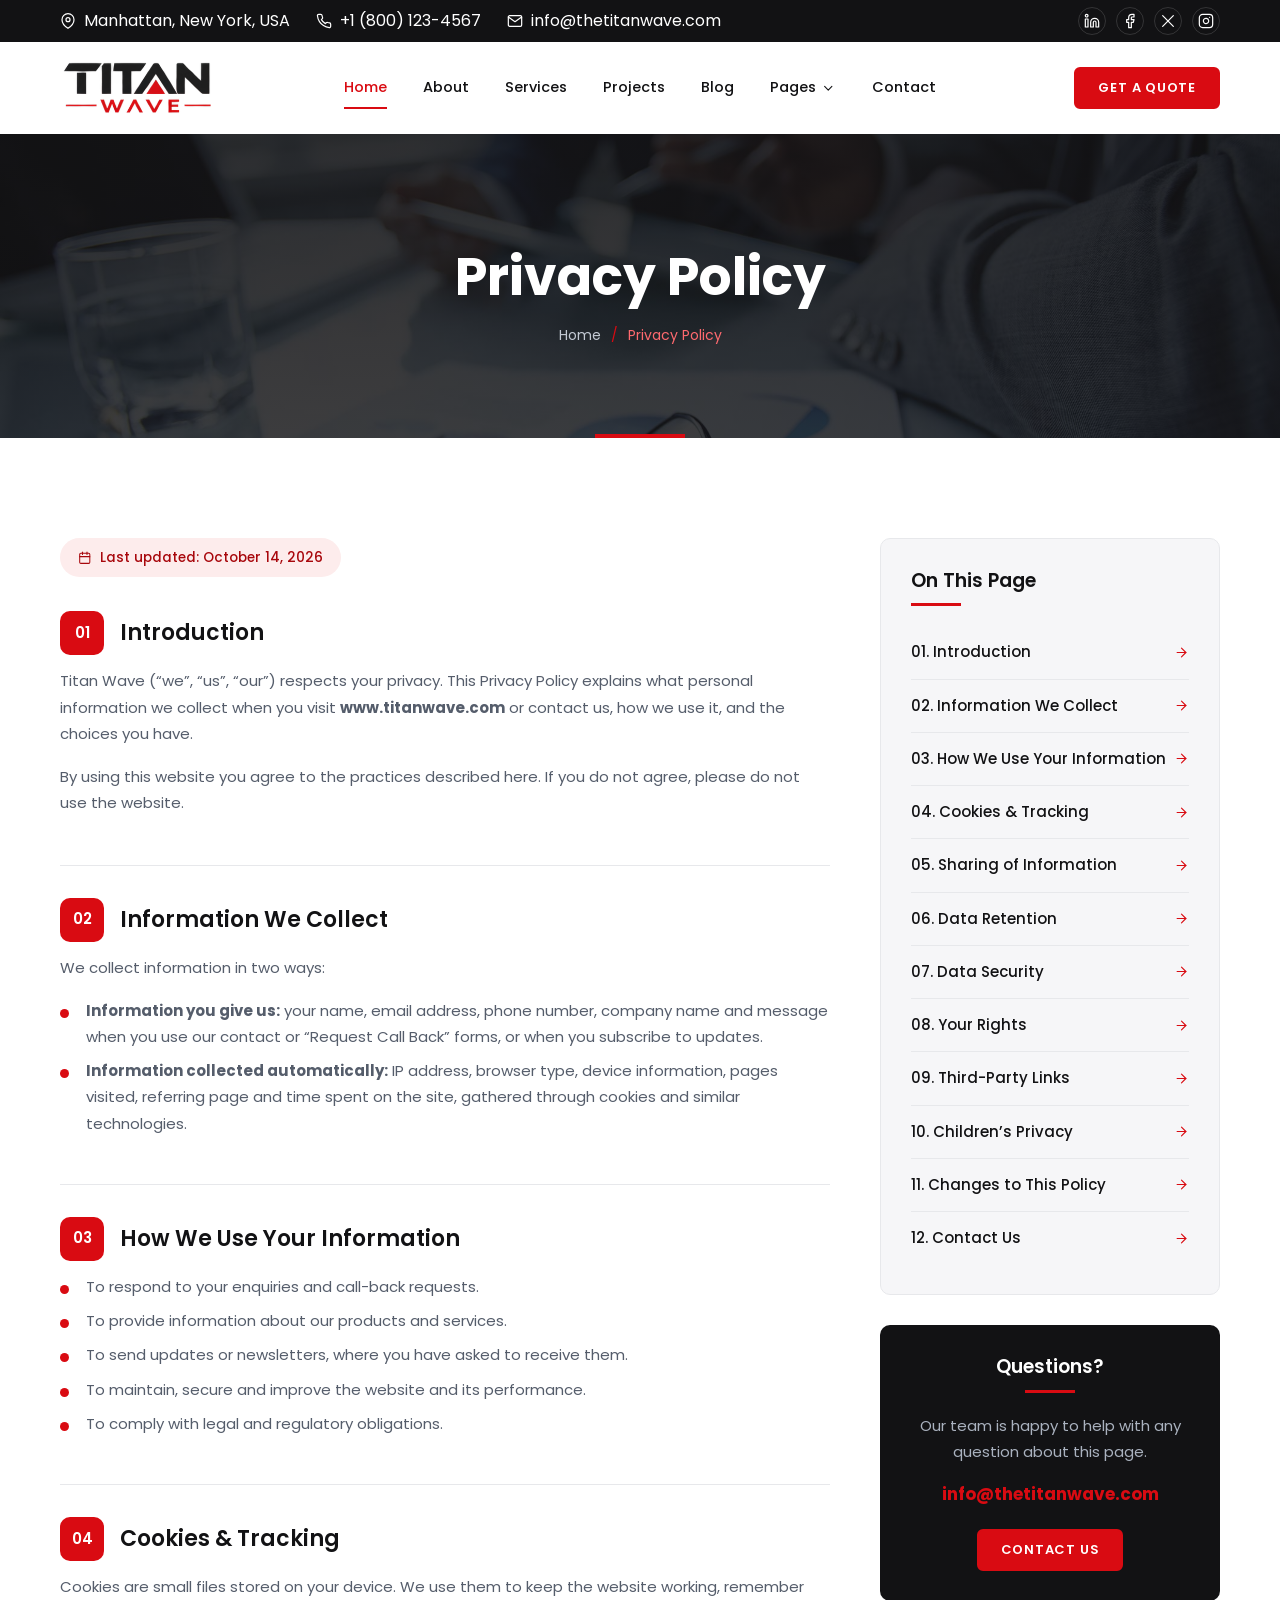
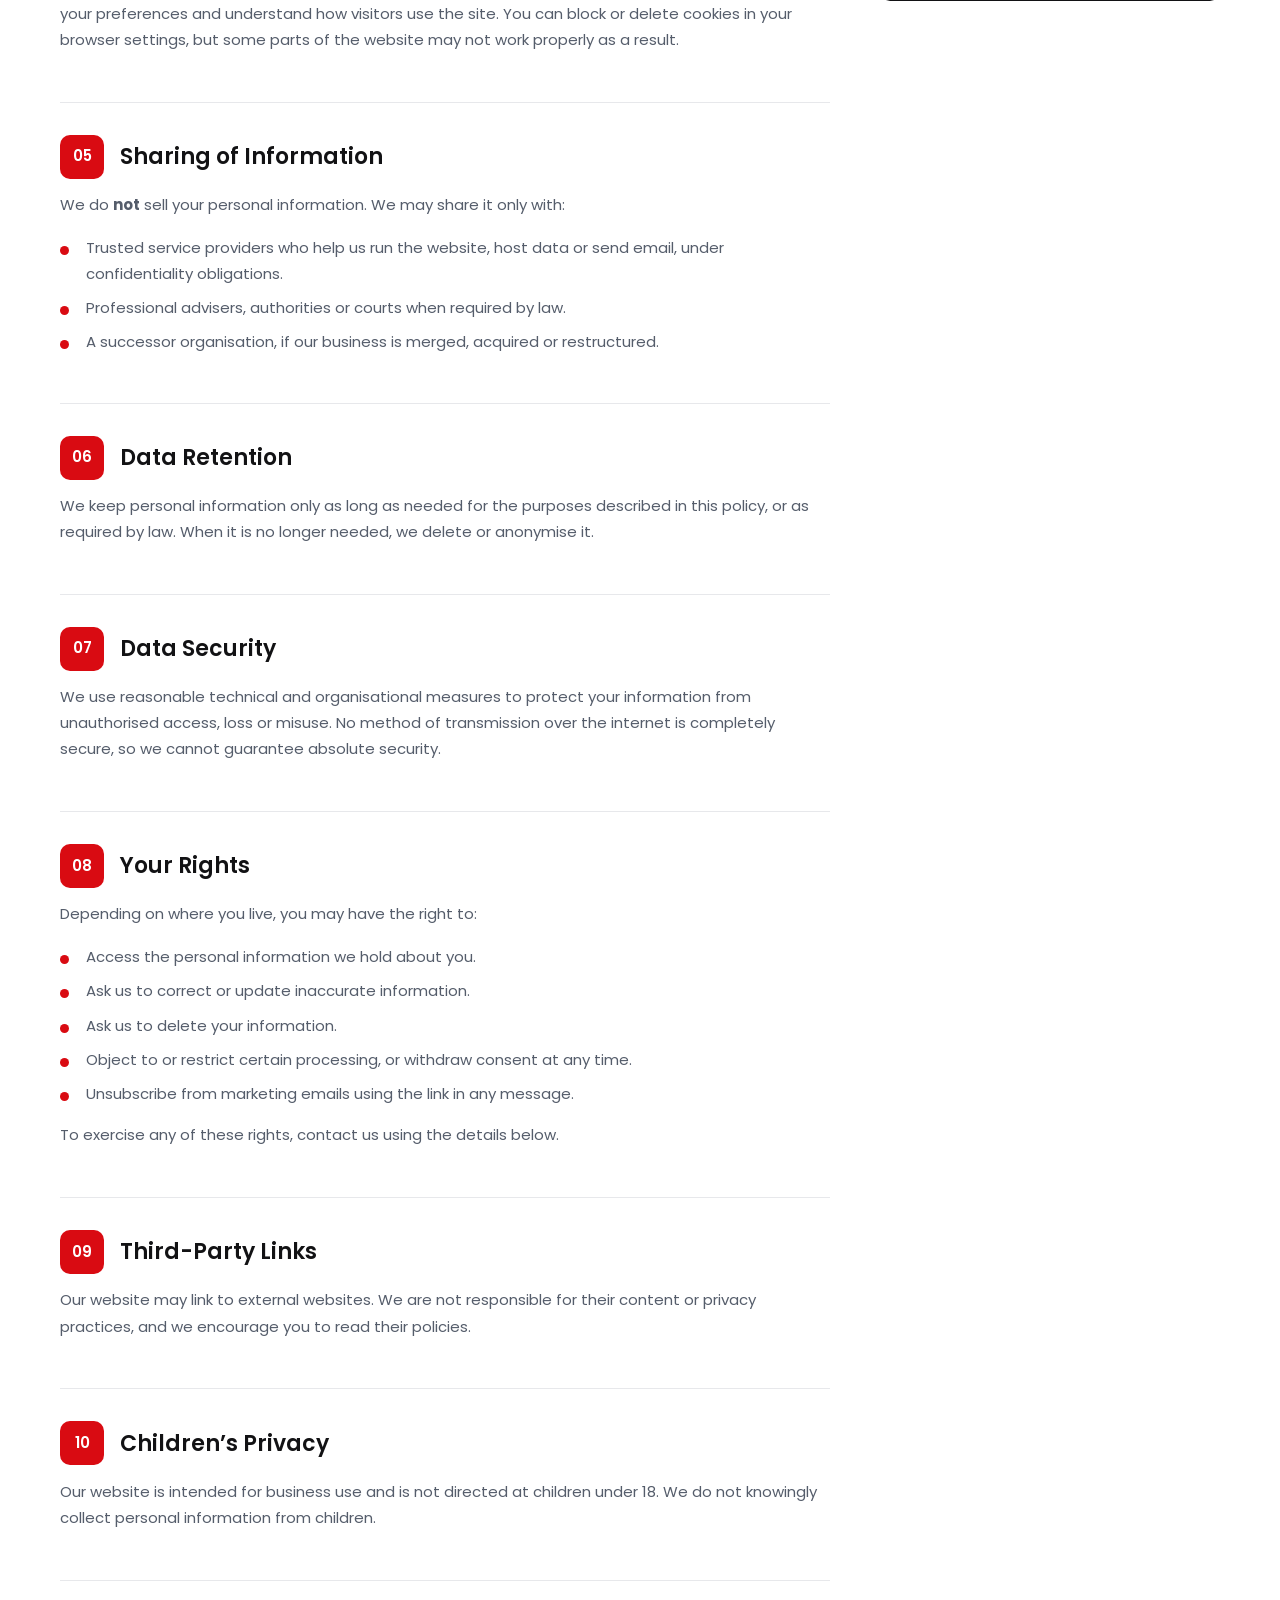
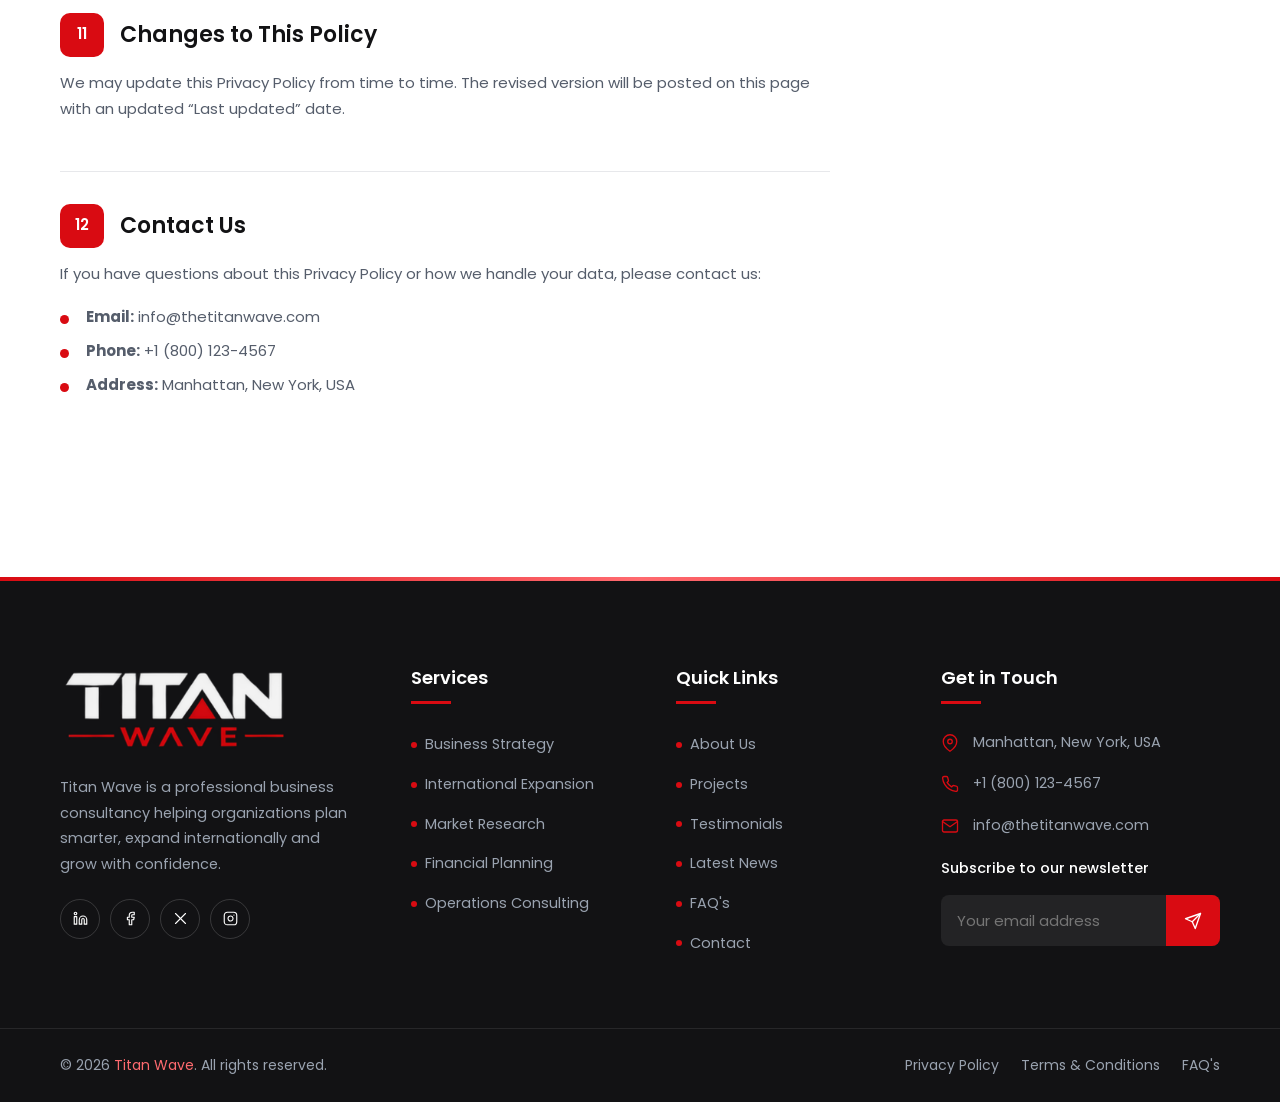
<file: privacy-policy.html>
<!DOCTYPE html>
<html lang="en">

<head>
    <meta charset="utf-8">
    <meta name="viewport" content="width=device-width, initial-scale=1">
    <title>Privacy Policy | TITAN WAVE</title>
    <meta name="description" content="How Titan Wave collects, uses and protects your personal information.">
    <meta name="theme-color" content="#d90b12">
    <link rel="icon" type="image/png" href="images/favicon.png">
    <link rel="preconnect" href="https://fonts.googleapis.com">
    <link rel="preconnect" href="https://fonts.gstatic.com" crossorigin>
    <link
        href="https://fonts.googleapis.com/css2?family=Poppins:ital,wght@0,300;0,400;0,500;0,600;0,700;1,400&display=swap"
        rel="stylesheet">
    <link rel="stylesheet" href="css/style.css">
</head>

<body>
    <a class="skip" href="#main">Skip to content</a>
    <div class="preloader"><i></i></div>
    <div class="topbar">
        <div class="container">
            <ul>
                <li><svg class="svg-i " viewBox="0 0 24 24" aria-hidden="true">
                        <path d="M21 10c0 7-9 13-9 13s-9-6-9-13a9 9 0 0 1 18 0z" />
                        <circle cx="12" cy="10" r="3" />
                    </svg> Manhattan, New York, USA</li>
                <li><svg class="svg-i " viewBox="0 0 24 24" aria-hidden="true">
                        <path
                            d="M22 16.92v3a2 2 0 0 1-2.18 2 19.79 19.79 0 0 1-8.63-3.07 19.5 19.5 0 0 1-6-6 19.79 19.79 0 0 1-3.07-8.67A2 2 0 0 1 4.11 2h3a2 2 0 0 1 2 1.72c.13.96.36 1.9.7 2.81a2 2 0 0 1-.45 2.11L8.09 9.91a16 16 0 0 0 6 6l1.27-1.27a2 2 0 0 1 2.11-.45c.91.34 1.85.57 2.81.7A2 2 0 0 1 22 16.92z" />
                    </svg> <a href="tel:+18001234567">+1 (800) 123-4567</a></li>
                <li><svg class="svg-i " viewBox="0 0 24 24" aria-hidden="true">
                        <path d="M4 4h16a2 2 0 0 1 2 2v12a2 2 0 0 1-2 2H4a2 2 0 0 1-2-2V6a2 2 0 0 1 2-2z" />
                        <polyline points="22,6 12,13 2,6" />
                    </svg> <a href="mailto:info@thetitanwave.com">info@thetitanwave.com</a></li>
            </ul>
            <div class="social"><a href="#" aria-label="LinkedIn"><svg class="svg-i " viewBox="0 0 24 24"
                        aria-hidden="true">
                        <path d="M16 8a6 6 0 0 1 6 6v7h-4v-7a2 2 0 0 0-2-2 2 2 0 0 0-2 2v7h-4v-7a6 6 0 0 1 6-6z" />
                        <rect x="2" y="9" width="4" height="12" />
                        <circle cx="4" cy="4" r="2" />
                    </svg></a><a href="#" aria-label="Facebook"><svg class="svg-i " viewBox="0 0 24 24"
                        aria-hidden="true">
                        <path d="M18 2h-3a5 5 0 0 0-5 5v3H7v4h3v8h4v-8h3l1-4h-4V7a1 1 0 0 1 1-1h3z" />
                    </svg></a><a href="#" aria-label="X"><svg class="svg-i " viewBox="0 0 24 24" aria-hidden="true">
                        <line x1="4" y1="4" x2="20" y2="20" />
                        <line x1="20" y1="4" x2="4" y2="20" />
                    </svg></a><a href="#" aria-label="Instagram"><svg class="svg-i " viewBox="0 0 24 24"
                        aria-hidden="true">
                        <rect x="2" y="2" width="20" height="20" rx="5" />
                        <path d="M16 11.37A4 4 0 1 1 12.63 8 4 4 0 0 1 16 11.37z" />
                        <line x1="17.5" y1="6.5" x2="17.51" y2="6.5" />
                    </svg></a></div>
        </div>
    </div>
    <header class="header">
        <div class="container">

            <a class="logo" href="index.html" aria-label="Titan Wave home">
                <img class="logo-img" src="images/logo.png" alt="Titan Wave" width="150" height="56">
            </a>
            <ul class="nav" id="nav">
                <li><a href="index.html" class="active">Home</a></li>
                <li><a href="about.html">About</a></li>
                <li><a href="services.html">Services</a></li>
                <li><a href="gallery.html">Projects</a></li>
                <li><a href="blog.html">Blog</a></li>
                <li>
                    <a href="#" aria-haspopup="true">Pages 
                        <svg class="svg-i " viewBox="0 0 24 24" aria-hidden="true">
                            <polyline points="6 9 12 15 18 9" />
                        </svg>
                    </a>
                    <div class="sub">
                        <a href="faq.html">FAQ's</a>
                        <a href="testimonial.html">Testimonials</a>
                        <a href="privacy-policy.html">Privacy Policy</a>
                        <a href="terms-conditions.html">Terms & Conditions</a>
                    </div>
                </li>
                <li><a href="contact.html">Contact</a></li>
            </ul>
            <a href="contact.html" class="btn btn-gold btn-sm">Get a Quote</a>
            <button class="burger" aria-label="Toggle menu" aria-expanded="false"><span></span><span></span><span></span></button>
        </div>
    </header>
    <main id="main">
        <section class="banner" style="background-image:url(images/background/4.jpg)">
            <div class="container">
                <h1>Privacy Policy</h1>
                <ul class="crumbs">
                    <li><a href="index.html">Home</a></li>
                    <li>Privacy Policy</li>
                </ul>
            </div>
        </section>
        <section class="section">
            <div class="container">
                <div class="layout">
                    <div><span class="updated"><svg class="svg-i " viewBox="0 0 24 24" aria-hidden="true">
                                <rect x="3" y="4" width="18" height="18" rx="2" />
                                <line x1="16" y1="2" x2="16" y2="6" />
                                <line x1="8" y1="2" x2="8" y2="6" />
                                <line x1="3" y1="10" x2="21" y2="10" />
                            </svg> Last updated: October 14, 2026</span>
                        <div class="legal-block rv" id="s01">
                            <h3><span class="num">01</span>Introduction</h3>
                            <p>Titan Wave (&ldquo;we&rdquo;, &ldquo;us&rdquo;, &ldquo;our&rdquo;) respects your privacy.
                                This Privacy Policy explains what personal information we collect when you visit
                                <strong>www.titanwave.com</strong> or contact us, how we use it, and the choices you
                                have.</p>
                            <p>By using this website you agree to the practices described here. If you do not agree,
                                please do not use the website.</p>
                        </div>
                        <div class="legal-block rv" id="s02">
                            <h3><span class="num">02</span>Information We Collect</h3>
                            <p>We collect information in two ways:</p>
                            <ul>
                                <li><strong>Information you give us:</strong> your name, email address, phone number,
                                    company name and message when you use our contact or &ldquo;Request Call Back&rdquo;
                                    forms, or when you subscribe to updates.</li>
                                <li><strong>Information collected automatically:</strong> IP address, browser type,
                                    device information, pages visited, referring page and time spent on the site,
                                    gathered through cookies and similar technologies.</li>
                            </ul>
                        </div>
                        <div class="legal-block rv" id="s03">
                            <h3><span class="num">03</span>How We Use Your Information</h3>
                            <ul>
                                <li>To respond to your enquiries and call-back requests.</li>
                                <li>To provide information about our products and services.</li>
                                <li>To send updates or newsletters, where you have asked to receive them.</li>
                                <li>To maintain, secure and improve the website and its performance.</li>
                                <li>To comply with legal and regulatory obligations.</li>
                            </ul>
                        </div>
                        <div class="legal-block rv" id="s04">
                            <h3><span class="num">04</span>Cookies &amp; Tracking</h3>
                            <p>Cookies are small files stored on your device. We use them to keep the website working,
                                remember your preferences and understand how visitors use the site. You can block or
                                delete cookies in your browser settings, but some parts of the website may not work
                                properly as a result.</p>
                        </div>
                        <div class="legal-block rv" id="s05">
                            <h3><span class="num">05</span>Sharing of Information</h3>
                            <p>We do <strong>not</strong> sell your personal information. We may share it only with:</p>
                            <ul>
                                <li>Trusted service providers who help us run the website, host data or send email,
                                    under confidentiality obligations.</li>
                                <li>Professional advisers, authorities or courts when required by law.</li>
                                <li>A successor organisation, if our business is merged, acquired or restructured.</li>
                            </ul>
                        </div>
                        <div class="legal-block rv" id="s06">
                            <h3><span class="num">06</span>Data Retention</h3>
                            <p>We keep personal information only as long as needed for the purposes described in this
                                policy, or as required by law. When it is no longer needed, we delete or anonymise it.
                            </p>
                        </div>
                        <div class="legal-block rv" id="s07">
                            <h3><span class="num">07</span>Data Security</h3>
                            <p>We use reasonable technical and organisational measures to protect your information from
                                unauthorised access, loss or misuse. No method of transmission over the internet is
                                completely secure, so we cannot guarantee absolute security.</p>
                        </div>
                        <div class="legal-block rv" id="s08">
                            <h3><span class="num">08</span>Your Rights</h3>
                            <p>Depending on where you live, you may have the right to:</p>
                            <ul>
                                <li>Access the personal information we hold about you.</li>
                                <li>Ask us to correct or update inaccurate information.</li>
                                <li>Ask us to delete your information.</li>
                                <li>Object to or restrict certain processing, or withdraw consent at any time.</li>
                                <li>Unsubscribe from marketing emails using the link in any message.</li>
                            </ul>
                            <p>To exercise any of these rights, contact us using the details below.</p>
                        </div>
                        <div class="legal-block rv" id="s09">
                            <h3><span class="num">09</span>Third-Party Links</h3>
                            <p>Our website may link to external websites. We are not responsible for their content or
                                privacy practices, and we encourage you to read their policies.</p>
                        </div>
                        <div class="legal-block rv" id="s10">
                            <h3><span class="num">10</span>Children&rsquo;s Privacy</h3>
                            <p>Our website is intended for business use and is not directed at children under 18. We do
                                not knowingly collect personal information from children.</p>
                        </div>
                        <div class="legal-block rv" id="s11">
                            <h3><span class="num">11</span>Changes to This Policy</h3>
                            <p>We may update this Privacy Policy from time to time. The revised version will be posted
                                on this page with an updated &ldquo;Last updated&rdquo; date.</p>
                        </div>
                        <div class="legal-block rv" id="s12">
                            <h3><span class="num">12</span>Contact Us</h3>
                            <p>If you have questions about this Privacy Policy or how we handle your data, please
                                contact us:</p>
                            <div class="privacy-contact">
                                <ul>
                                    <li><strong>Email:</strong> info@thetitanwave.com
                                    </li>
                                    <li><strong>Phone:</strong> +1 (800) 123-4567</li>
                                    <li><strong>Address:</strong>
                                        Manhattan, New York, USA</li>
                                </ul>
                            </div>
                        </div>
                    </div>
                        <aside class="side legal">
                            <div class="widget">
                                <h4>On This Page</h4>
                                <ul class="list">
                                    <li><a href="#s01">01. Introduction <svg class="svg-i " viewBox="0 0 24 24"
                                                aria-hidden="true">
                                                <line x1="5" y1="12" x2="19" y2="12" />
                                                <polyline points="12 5 19 12 12 19" />
                                            </svg></a></li>
                                    <li><a href="#s02">02. Information We Collect <svg class="svg-i "
                                                viewBox="0 0 24 24" aria-hidden="true">
                                                <line x1="5" y1="12" x2="19" y2="12" />
                                                <polyline points="12 5 19 12 12 19" />
                                            </svg></a></li>
                                    <li><a href="#s03">03. How We Use Your Information <svg class="svg-i "
                                                viewBox="0 0 24 24" aria-hidden="true">
                                                <line x1="5" y1="12" x2="19" y2="12" />
                                                <polyline points="12 5 19 12 12 19" />
                                            </svg></a></li>
                                    <li><a href="#s04">04. Cookies &amp; Tracking <svg class="svg-i "
                                                viewBox="0 0 24 24" aria-hidden="true">
                                                <line x1="5" y1="12" x2="19" y2="12" />
                                                <polyline points="12 5 19 12 12 19" />
                                            </svg></a></li>
                                    <li><a href="#s05">05. Sharing of Information <svg class="svg-i "
                                                viewBox="0 0 24 24" aria-hidden="true">
                                                <line x1="5" y1="12" x2="19" y2="12" />
                                                <polyline points="12 5 19 12 12 19" />
                                            </svg></a></li>
                                    <li><a href="#s06">06. Data Retention <svg class="svg-i " viewBox="0 0 24 24"
                                                aria-hidden="true">
                                                <line x1="5" y1="12" x2="19" y2="12" />
                                                <polyline points="12 5 19 12 12 19" />
                                            </svg></a></li>
                                    <li><a href="#s07">07. Data Security <svg class="svg-i " viewBox="0 0 24 24"
                                                aria-hidden="true">
                                                <line x1="5" y1="12" x2="19" y2="12" />
                                                <polyline points="12 5 19 12 12 19" />
                                            </svg></a></li>
                                    <li><a href="#s08">08. Your Rights <svg class="svg-i " viewBox="0 0 24 24"
                                                aria-hidden="true">
                                                <line x1="5" y1="12" x2="19" y2="12" />
                                                <polyline points="12 5 19 12 12 19" />
                                            </svg></a></li>
                                    <li><a href="#s09">09. Third-Party Links <svg class="svg-i " viewBox="0 0 24 24"
                                                aria-hidden="true">
                                                <line x1="5" y1="12" x2="19" y2="12" />
                                                <polyline points="12 5 19 12 12 19" />
                                            </svg></a></li>
                                    <li><a href="#s10">10. Children&rsquo;s Privacy <svg class="svg-i "
                                                viewBox="0 0 24 24" aria-hidden="true">
                                                <line x1="5" y1="12" x2="19" y2="12" />
                                                <polyline points="12 5 19 12 12 19" />
                                            </svg></a></li>
                                    <li><a href="#s11">11. Changes to This Policy <svg class="svg-i "
                                                viewBox="0 0 24 24" aria-hidden="true">
                                                <line x1="5" y1="12" x2="19" y2="12" />
                                                <polyline points="12 5 19 12 12 19" />
                                            </svg></a></li>
                                    <li><a href="#s12">12. Contact Us <svg class="svg-i " viewBox="0 0 24 24"
                                                aria-hidden="true">
                                                <line x1="5" y1="12" x2="19" y2="12" />
                                                <polyline points="12 5 19 12 12 19" />
                                            </svg></a></li>
                                </ul>
                            </div>
                            <div class="widget help-widget">
                                <h4>Questions?</h4>
                                <p>Our team is happy to help with any question about this page.</p><a class="big"
                                    href="mailto:info@thetitanwave.com" style="font-size:17px">info@thetitanwave.com</a><a
                                    href="contact.html" class="btn btn-gold btn-sm">Contact Us</a>
                            </div>
                        </aside>
                    </div>
                </div>
        </section>
    </main>
    <footer class="footer">
        <div class="footer-main">
            <div class="container">
                <div class="footer-grid">
                    <div>
                        <a class="logo" href="index.html" aria-label="Titan Wave home">
                            <img class="logo-img" src="images/logo-footer.png" alt="Titan Wave" width="226" height="84" loading="lazy">
                        </a>
                        <p style="margin-top:22px">Titan Wave is a professional business consultancy helping
                            organizations plan smarter, expand internationally and grow with confidence.</p>
                        <div class="social"><a href="#" aria-label="LinkedIn"><svg class="svg-i " viewBox="0 0 24 24"
                                    aria-hidden="true">
                                    <path
                                        d="M16 8a6 6 0 0 1 6 6v7h-4v-7a2 2 0 0 0-2-2 2 2 0 0 0-2 2v7h-4v-7a6 6 0 0 1 6-6z" />
                                    <rect x="2" y="9" width="4" height="12" />
                                    <circle cx="4" cy="4" r="2" />
                                </svg></a><a href="#" aria-label="Facebook"><svg class="svg-i " viewBox="0 0 24 24"
                                    aria-hidden="true">
                                    <path d="M18 2h-3a5 5 0 0 0-5 5v3H7v4h3v8h4v-8h3l1-4h-4V7a1 1 0 0 1 1-1h3z" />
                                </svg></a><a href="#" aria-label="X"><svg class="svg-i " viewBox="0 0 24 24"
                                    aria-hidden="true">
                                    <line x1="4" y1="4" x2="20" y2="20" />
                                    <line x1="20" y1="4" x2="4" y2="20" />
                                </svg></a><a href="#" aria-label="Instagram"><svg class="svg-i " viewBox="0 0 24 24"
                                    aria-hidden="true">
                                    <rect x="2" y="2" width="20" height="20" rx="5" />
                                    <path d="M16 11.37A4 4 0 1 1 12.63 8 4 4 0 0 1 16 11.37z" />
                                    <line x1="17.5" y1="6.5" x2="17.51" y2="6.5" />
                                </svg></a></div>
                    </div>
                    <div>
                        <h4>Services</h4>
                        <ul class="links">
                            <li><a href="services-single.html">Business Strategy</a></li>
                            <li><a href="services.html">International Expansion</a></li>
                            <li><a href="services.html">Market Research</a></li>
                            <li><a href="services.html">Financial Planning</a></li>
                            <li><a href="services.html">Operations Consulting</a></li>
                        </ul>
                    </div>
                    <div>
                        <h4>Quick Links</h4>
                        <ul class="links">
                            <li><a href="about.html">About Us</a></li>
                            <li><a href="gallery.html">Projects</a></li>
                            <li><a href="testimonial.html">Testimonials</a></li>
                            <li><a href="blog.html">Latest News</a></li>
                            <li><a href="faq.html">FAQ's</a></li>
                            <li><a href="contact.html">Contact</a></li>
                        </ul>
                    </div>
                    <div>
                        <h4>Get in Touch</h4>
                        <ul class="contact">
                            <li><svg class="svg-i " viewBox="0 0 24 24" aria-hidden="true">
                                    <path d="M21 10c0 7-9 13-9 13s-9-6-9-13a9 9 0 0 1 18 0z" />
                                    <circle cx="12" cy="10" r="3" />
                                </svg><span>Manhattan, New York, USA</span></li>
                            <li><svg class="svg-i " viewBox="0 0 24 24" aria-hidden="true">
                                    <path
                                        d="M22 16.92v3a2 2 0 0 1-2.18 2 19.79 19.79 0 0 1-8.63-3.07 19.5 19.5 0 0 1-6-6 19.79 19.79 0 0 1-3.07-8.67A2 2 0 0 1 4.11 2h3a2 2 0 0 1 2 1.72c.13.96.36 1.9.7 2.81a2 2 0 0 1-.45 2.11L8.09 9.91a16 16 0 0 0 6 6l1.27-1.27a2 2 0 0 1 2.11-.45c.91.34 1.85.57 2.81.7A2 2 0 0 1 22 16.92z" />
                                </svg><a href="tel:+18001234567">+1 (800) 123-4567</a></li>
                            <li><svg class="svg-i " viewBox="0 0 24 24" aria-hidden="true">
                                    <path d="M4 4h16a2 2 0 0 1 2 2v12a2 2 0 0 1-2 2H4a2 2 0 0 1-2-2V6a2 2 0 0 1 2-2z" />
                                    <polyline points="22,6 12,13 2,6" />
                                </svg><a href="mailto:info@thetitanwave.com">info@thetitanwave.com</a></li>
                        </ul>
                        <p style="margin:18px 0 0;color:#fff;font-weight:500">Subscribe to our newsletter</p>
                        <form class="subscribe" data-demo><input type="email" placeholder="Your email address"
                                aria-label="Email" required><button aria-label="Subscribe"><svg class="svg-i "
                                    viewBox="0 0 24 24" aria-hidden="true">
                                    <line x1="22" y1="2" x2="11" y2="13" />
                                    <polygon points="22 2 15 22 11 13 2 9 22 2" />
                                </svg></button></form>
                    </div>
                </div>
            </div>
        </div>
        <div class="footer-bottom">
            <div class="container"><span>&copy; 2026 <a href="index.html" style="color:var(--gold-light)">Titan
                        Wave</a>. All rights reserved.</span>
                <ul>
                    <li><a href="privacy-policy.html">Privacy Policy</a></li>
                    <li><a href="terms-conditions.html">Terms &amp; Conditions</a></li>
                    <li><a href="faq.html">FAQ's</a></li>
                </ul>
            </div>
        </div>
    </footer>
    <button class="totop" aria-label="Back to top"><svg class="svg-i " viewBox="0 0 24 24" aria-hidden="true">
            <polyline points="18 15 12 9 6 15" />
        </svg></button>
    <script src="js/main.js"></script>
</body>

</html>
</file>
<file: css/style.css>
/* ==========================================================
   TITAN WAVE — Business Website
   Font: Poppins · Theme: Brand red #d90b12 (from logo) — NOTE: --gold* variable names kept for compatibility, they now hold the brand red
   ========================================================== */
:root {
  --gold: #d90b12;
  --gold-dark: #a8070c;
  --gold-light: #ff6a6f;
  --gold-tint: #fdecec;
  --ink: #121214;
  --ink-2: #1b1b1e;
  --ink-3: #26262a;
  --text: #555d6b;
  --heading: #121214;
  --line: #e7e8eb;
  --ivory: #f6f6f8;
  --white: #fff;
  --radius: 10px;
  --shadow: 0 10px 40px rgba(18,18,20, .08);
  --shadow-lg: 0 24px 60px rgba(18,18,20, .16);
  --ease: cubic-bezier(.2, .7, .2, 1);
}

*,
*::before,
*::after {
  box-sizing: border-box
}

html {
  scroll-behavior: smooth;
  -webkit-text-size-adjust: 100%
}

body {
  margin: 0;
  font-family: 'Poppins', sans-serif;
  font-size: 15px;
  line-height: 1.75;
  color: var(--text);
  background: #fff;
  -webkit-font-smoothing: antialiased;
  overflow-x: hidden
}

img {
  max-width: 100%;
  height: auto;
  display: block
}

a {
  color: inherit;
  text-decoration: none;
  transition: color .25s, background .25s, border-color .25s
}

ul {
  list-style: none;
  margin: 0;
  padding: 0
}

h1,
h2,
h3,
h4,
h5 {
  font-family: 'Poppins', sans-serif;
  color: var(--heading);
  margin: 0 0 .6em;
  line-height: 1.25;
  font-weight: 600
}

p {
  margin: 0 0 1.1em
}

button,
input,
textarea,
select {
  font-family: inherit;
  font-size: inherit
}

.container {
  width: 100%;
  max-width: 1200px;
  margin: 0 auto;
  padding: 0 20px
}

.svg-i {
  width: 1em;
  height: 1em;
  stroke: currentColor;
  fill: none;
  stroke-width: 1.8;
  stroke-linecap: round;
  stroke-linejoin: round;
  flex: none;
  vertical-align: -.125em
}

.section {
  padding: 100px 0
}

.section.alt {
  background: var(--ivory)
}

.section.dark {
  background: var(--ink);
  color: #aab2bf
}

.section.dark h2,
.section.dark h3,
.section.dark h4 {
  color: #fff
}

.grid {
  display: grid;
  gap: 30px
}

.g2 {
  grid-template-columns: repeat(2, 1fr)
}

.g3 {
  grid-template-columns: repeat(3, 1fr)
}

.g4 {
  grid-template-columns: repeat(4, 1fr)
}

.center {
  text-align: center
}

.skip {
  position: absolute;
  left: -999px;
  top: 0;
  background: var(--gold);
  color: #fff;
  padding: 10px 16px;
  z-index: 999
}

.skip:focus {
  left: 10px
}

/* Section title */
.eyebrow {
  display: inline-flex;
  align-items: center;
  gap: 10px;
  font-size: 13px;
  font-weight: 600;
  letter-spacing: .18em;
  border: 2px solid var(--gold);
  padding: 10px 22px;
  border-radius: 50px;
  text-transform: uppercase;
  color: var(--gold);
  margin-bottom: 14px
}

.eyebrow::before {
  content: "";
  width: 10px;
  height: 10px;
  border-radius: 50%;
  background: var(--gold)
}

.sec-head {
  /* max-width: 680px; */
  margin: 0 0 56px
}

.sec-head.center {
  margin-left: auto;
  margin-right: auto
}

/* .sec-head.center .eyebrow::after {
  content: "";
  width: 34px;
  height: 2px;
  background: var(--gold)
} */

.sec-head h2 {
  font-size: clamp(28px, 3.4vw, 42px);
  font-weight: 700;
  margin-bottom: 16px
}

.sec-head h2 span,
.accent {
  color: var(--gold)
}

.sec-head p {
  margin: 0;
  font-size: 16px
}

.dark .sec-head p {
  color: #aab2bf
}

/* Buttons */
.btn {
  display: inline-flex;
  align-items: center;
  gap: 10px;
  padding: 14px 30px;
  font-weight: 600;
  font-size: 14px;
  letter-spacing: .06em;
  text-transform: uppercase;
  border: 2px solid var(--gold);
  border-radius: 6px;
  cursor: pointer;
  transition: all .3s var(--ease);
  line-height: 1.2
}

.btn-gold {
  background: var(--gold);
  color: #fff
}

.btn-gold:hover {
  background: var(--gold-dark);
  border-color: var(--gold-dark);
  transform: translateY(-2px);
  box-shadow: 0 10px 24px rgba(217,11,18, .35)
}

.btn-outline {
  background: transparent;
  color: #fff;
  border-color: rgba(255, 255, 255, .55)
}

.btn-outline:hover {
  background: #fff;
  color: var(--ink);
  border-color: #fff
}

.btn-dark {
  background: var(--ink);
  border-color: var(--ink);
  color: #fff
}

.btn-dark:hover {
  background: var(--gold);
  border-color: var(--gold)
}

.btn-sm {
  padding: 11px 22px;
  font-size: 13px
}

.link-arrow {
  display: inline-flex;
  align-items: center;
  gap: 8px;
  font-weight: 600;
  color: var(--gold);
  font-size: 14px
}

.link-arrow:hover {
  gap: 14px;
  color: var(--gold-dark)
}

/* Top bar */
.topbar {
  background: var(--ink);
  color: #fff;
  font-size: 13px
}

.topbar .container {
  display: flex;
  justify-content: space-between;
  align-items: center;
  min-height: 42px;
  gap: 20px;
  flex-wrap: wrap
}

.topbar ul {
  display: flex;
  gap: 26px;
  flex-wrap: wrap
}

.topbar li {
  display: flex;
  align-items: center;
  font-size: 1rem;
  gap: 8px
}

.topbar .svg-i {
  color: var(--white);
}

.topbar a:hover {
  color: var(--gold-light)
}

.topbar .social {
  display: flex;
  gap: 10px;
  font-size: 1rem;
}

.topbar .social a {
  width: 28px;
  height: 28px;
  display: grid;
  place-items: center;
  border-radius: 50%;
  border: 1px solid rgba(255, 255, 255, .14)
}

.topbar .social a:hover {
  background: var(--gold);
  border-color: var(--gold);
  color: #fff
}

/* Header */
.header {
  position: sticky;
  top: 0;
  z-index: 100;
  background: #fff;
  transition: box-shadow .3s
}

.header.scrolled {
  box-shadow: 0 6px 30px rgba(18,18,20, .1)
}

.header .container {
  display: flex;
  align-items: center;
  justify-content: space-between;
  height: 84px;
  gap: 24px
}

.logo {
  display: flex;
  align-items: center;
  gap: 12px
}

.logo-mark {
  width: 46px;
  height: 46px;
  flex: none
}

.logo-text {
  display: flex;
  flex-direction: column;
  line-height: 1
}

.logo-text b {
  font-size: 23px;
  font-weight: 700;
  letter-spacing: .06em;
  color: var(--ink)
}

.logo-text b i {
  font-style: normal;
  color: var(--gold)
}

.logo-text small {
  font-size: 9.5px;
  letter-spacing: .32em;
  text-transform: uppercase;
  color: var(--text);
  margin-top: 5px;
  font-weight: 500
}

.nav {
  display: flex;
  align-items: center;
  gap: 6px
}

.nav>li {
  position: relative
}

.nav>li>a {
  display: flex;
  align-items: center;
  gap: 5px;
  padding: 30px 15px;
  font-weight: 500;
  font-size: 14.5px;
  color: var(--ink);
  position: relative
}

.nav>li>a::after {
  content: "";
  position: absolute;
  left: 15px;
  right: 15px;
  bottom: 22px;
  height: 2px;
  background: var(--gold);
  transform: scaleX(0);
  transform-origin: left;
  transition: transform .3s var(--ease)
}

.nav>li>a:hover,
.nav>li>a.active {
  color: var(--gold)
}

.nav>li>a:hover::after,
.nav>li>a.active::after {
  transform: scaleX(1)
}

.nav .sub {
  position: absolute;
  top: 100%;
  left: 0;
  min-width: 220px;
  background: #fff;
  border-top: 3px solid var(--gold);
  box-shadow: var(--shadow-lg);
  border-radius: 0 0 var(--radius) var(--radius);
  padding: 10px 0;
  opacity: 0;
  visibility: hidden;
  transform: translateY(12px);
  transition: all .3s var(--ease)
}

.nav>li:hover .sub,
.nav>li:focus-within .sub {
  opacity: 1;
  visibility: visible;
  transform: none
}

.nav .sub a {
  display: block;
  padding: 10px 24px;
  font-size: 14px;
  color: var(--ink)
}

.nav .sub a:hover,
.nav .sub a.active {
  color: var(--gold);
  background: var(--gold-tint);
  padding-left: 30px
}

.header .btn {
  margin-left: 10px
}

.burger {
  display: none;
  width: 46px;
  height: 46px;
  border: 1px solid var(--line);
  border-radius: 8px;
  background: #fff;
  cursor: pointer;
  padding: 0;
  flex-direction: column;
  align-items: center;
  justify-content: center;
  gap: 5px
}

.burger span {
  width: 22px;
  height: 2px;
  background: var(--ink);
  transition: all .3s
}

.burger[aria-expanded="true"] span:nth-child(1) {
  transform: translateY(7px) rotate(45deg)
}

.burger[aria-expanded="true"] span:nth-child(2) {
  opacity: 0
}

.burger[aria-expanded="true"] span:nth-child(3) {
  transform: translateY(-7px) rotate(-45deg)
}

/* Hero */
.hero {
  position: relative;
  min-height: calc(100vh - 126px);
  min-height: clamp(560px, calc(100vh - 126px), 760px);
  display: flex;
  align-items: center;
  color: #fff;
  overflow: hidden;
  background: var(--ink)
}

.hero-slide {
  position: absolute;
  inset: 0;
  background-size: cover;
  background-position: center;
  opacity: 0;
  transform: scale(1.08);
  transition: opacity 1.4s ease, transform 7s linear
}

.hero-slide.on {
  opacity: 1;
  transform: scale(1)
}

.hero::before {
  content: "";
  position: absolute;
  inset: 0;
  z-index: 1;
  background: linear-gradient(100deg, rgba(18,18,20, .94) 0%, rgba(18,18,20, .78) 48%, rgba(18,18,20, .35) 100%)
}

.hero::after {
  content: "";
  position: absolute;
  left: 0;
  right: 0;
  bottom: 0;
  height: 5px;
  background: linear-gradient(90deg, var(--gold), var(--gold-light), transparent);
  z-index: 2
}

.hero .container {
  position: relative;
  z-index: 3;
  padding-top: 60px;
  padding-bottom: 90px
}

.hero-box {
  max-width: 690px
}

.hero .eyebrow {
  color: var(--gold-light)
}

.hero .eyebrow::before {
  background: var(--gold-light)
}

.hero h1 {
  color: #fff;
  font-size: clamp(36px, 5.4vw, 68px);
  font-weight: 700;
  line-height: 1.1;
  margin-bottom: 24px
}

.hero h1 span {
  color: var(--gold)
}

.hero p {
  font-size: 17px;
  color: #d3d8e0;
  max-width: 560px;
  margin-bottom: 38px
}

.hero-actions {
  display: flex;
  gap: 16px;
  flex-wrap: wrap
}

.hero-dots {
  position: absolute;
  z-index: 3;
  right: 30px;
  bottom: 96px;
  display: flex;
  gap: 10px
}

.hero-dots button {
  width: 34px;
  height: 4px;
  border: 0;
  background: rgba(255, 255, 255, .35);
  cursor: pointer;
  padding: 0;
  transition: background .3s
}

.hero-dots button.on {
  background: var(--gold)
}

/* Page banner */
.banner {
  position: relative;
  padding: 110px 0 90px;
  background: var(--ink) center/cover;
  color: #fff;
  text-align: center;
  overflow: hidden
}

.banner::before {
  content: "";
  position: absolute;
  inset: 0;
  background: linear-gradient(180deg, rgba(18,18,20, .88), rgba(18,18,20, .82))
}

.banner::after {
  content: "";
  position: absolute;
  left: 50%;
  bottom: 0;
  width: 90px;
  height: 4px;
  background: var(--gold);
  transform: translateX(-50%)
}

.banner .container {
  position: relative;
  z-index: 1
}

.banner h1 {
  color: #fff;
  font-size: clamp(32px, 4.6vw, 52px);
  font-weight: 700;
  margin-bottom: 14px
}

.crumbs {
  display: flex;
  justify-content: center;
  gap: 10px;
  font-size: 14px;
  color: #c4cad4;
  flex-wrap: wrap
}

.crumbs a:hover {
  color: var(--gold-light)
}

.crumbs li+li::before {
  content: "/";
  margin-right: 10px;
  color: var(--gold)
}

.crumbs li:last-child {
  color: var(--gold-light)
}

/* Highlights strip */
.strip {
  position: relative;
  z-index: 5;
  margin-top: -60px
}

.strip-grid {
  display: grid;
  grid-template-columns: repeat(3, 1fr);
  background: #fff;
  border-radius: var(--radius);
  box-shadow: var(--shadow-lg);
  overflow: hidden
}

.strip-item {
  display: flex;
  gap: 18px;
  padding: 34px 34px;
  border-right: 1px solid var(--line);
  align-items: flex-start
}

.strip-item:last-child {
  border: 0
}

.strip-item .ico {
  width: 56px;
  height: 56px;
  border-radius: 50%;
  background: var(--gold-tint);
  color: var(--gold);
  display: grid;
  place-items: center;
  font-size: 24px;
  flex: none;
  transition: all .3s
}

.strip-item:hover .ico {
  background: var(--gold);
  color: #fff
}

.strip-item h4 {
  font-size: 17px;
  margin-bottom: 6px
}

.strip-item p {
  margin: 0;
  font-size: 14px;
  line-height: 1.65
}

/* About split */
.split {
  display: grid;
  grid-template-columns: 1fr 1fr;
  gap: 70px;
  align-items: center
}

.split-img {
  position: relative;
  padding: 0 0 40px 40px
}

.split-img::before {
  content: "";
  position: absolute;
  left: 0;
  bottom: 0;
  width: 70%;
  height: 75%;
  border: 3px solid var(--gold);
  border-radius: var(--radius);
  z-index: 0
}

.split-img img {
  position: relative;
  z-index: 1;
  border-radius: var(--radius);
  box-shadow: var(--shadow-lg);
  width: 100%;
  object-fit: cover
}

.split-img.flip {
  padding: 0 40px 40px 0
}

.split-img.flip::before {
  left: auto;
  right: 0
}

.badge-exp {
  position: absolute;
  z-index: 2;
  right: -10px;
  top: -66px;
  background: var(--gold);
  color: #fff;
  padding: 22px 26px;
  border-radius: var(--radius);
  text-align: center;
  box-shadow: var(--shadow-lg)
}

.badge-exp b {
  display: block;
  font-size: 40px;
  line-height: 1;
  font-weight: 700
}

.badge-exp span {
  font-size: 12px;
  letter-spacing: .1em;
  text-transform: uppercase
}

.ticks {
  display: grid;
  gap: 12px;
  margin: 24px 0 34px
}

.ticks li {
  display: flex;
  gap: 12px;
  align-items: flex-start;
  color: var(--ink);
  font-weight: 500
}

.ticks .svg-i {
  color: #fff;
  background: var(--gold);
  border-radius: 50%;
  padding: 4px;
  width: 22px;
  height: 22px;
  margin-top: 3px
}

.two-col {
  columns: 2;
  column-gap: 30px
}

/* Service cards */
.card {
  background: #fff;
  border: 1px solid var(--line);
  border-radius: var(--radius);
  padding: 40px 32px;
  position: relative;
  overflow: hidden;
  transition: all .4s var(--ease)
}

.card::before {
  content: "";
  position: absolute;
  left: 0;
  top: 0;
  height: 4px;
  width: 100%;
  background: var(--gold);
  transform: scaleX(0);
  transform-origin: left;
  transition: transform .4s var(--ease)
}

.card:hover {
  transform: translateY(-8px);
  box-shadow: var(--shadow-lg);
  border-color: transparent
}

.card:hover::before {
  transform: scaleX(1)
}

.card .ico {
  width: 68px;
  height: 68px;
  border-radius: 14px;
  background: var(--gold-tint);
  color: var(--gold);
  display: grid;
  place-items: center;
  font-size: 30px;
  margin-bottom: 24px;
  transition: all .3s
}

/* .card:hover .ico{
  background:var(--gold); 
  color:#fff
} */
.card h3 {
  font-size: 20px;
  margin-bottom: 12px
}

.card p {
  font-size: 14.5px
}

.card .num {
  position: absolute;
  right: 24px;
  top: 18px;
  font-size: 54px;
  font-weight: 700;
  color: var(--gold-tint);
  line-height: 1
}

.svc-img {
  border-radius: var(--radius);
  overflow: hidden;
  margin: -40px -32px 26px;
  aspect-ratio: 16/9
}

.svc-img img {
  width: 100%;
  height: 100%;
  object-fit: cover;
  transition: transform .6s var(--ease)
}

.card:hover .svc-img img {
  transform: scale(1.07)
}

/* Stats */
.stats {
  position: relative;
  background: var(--ink) center/cover fixed;
  color: #fff;
  padding: 90px 0
}

.stats::before {
  content: "";
  position: absolute;
  inset: 0;
  background: rgba(18,18,20, .9)
}

.stats .container {
  position: relative
}

.stat {
  text-align: center;
  padding: 10px
}

.stat b {
  display: block;
  font-size: clamp(38px, 4.6vw, 56px);
  font-weight: 700;
  color: var(--gold);
  line-height: 1.1
}

.stat span {
  font-size: 14px;
  letter-spacing: .14em;
  text-transform: uppercase;
  color: #c4cad4
}

/* Why / feature list */
.feat {
  display: flex;
  gap: 20px;
  padding: 28px;
  border-radius: var(--radius);
  background: #fff;
  border: 1px solid var(--line);
  transition: all .3s
}

.feat:hover {
  box-shadow: var(--shadow);
  border-color: var(--gold-light)
}

.feat .ico {
  width: 56px;
  height: 56px;
  border-radius: 50%;
  background: var(--gold);
  color: #fff;
  display: grid;
  place-items: center;
  font-size: 24px;
  flex: none
}

.feat h4 {
  font-size: 18px;
  margin-bottom: 6px
}

.feat p {
  margin: 0;
  font-size: 14.5px
}

/* Process */
.process {
  counter-reset: p
}

.step {
  position: relative;
  text-align: center;
  padding: 0 16px
}

.step .n {
  width: 84px;
  height: 84px;
  margin: 0 auto 22px;
  border-radius: 50%;
  border: 2px dashed var(--gold);
  display: grid;
  place-items: center;
  font-size: 26px;
  font-weight: 700;
  color: var(--gold);
  background: #fff;
  position: relative;
  z-index: 1;
  transition: all .3s
}

.step:hover .n {
  background: var(--gold);
  color: #fff;
  border-style: solid
}

.step h4 {
  font-size: 18px
}

.step p {
  font-size: 14.5px;
  margin: 0
}

.process .grid {
  position: relative
}

.process .grid::before {
  content: "";
  position: absolute;
  left: 12%;
  right: 12%;
  top: 42px;
  border-top: 2px dashed var(--line)
}

/* Gallery / projects */
.filters {
  display: flex;
  gap: 10px;
  justify-content: center;
  flex-wrap: wrap;
  margin-bottom: 40px
}

.filters button {
  border: 1px solid var(--line);
  background: #fff;
  padding: 9px 24px;
  border-radius: 50px;
  cursor: pointer;
  font-weight: 500;
  font-size: 14px;
  color: var(--ink);
  transition: all .25s
}

.filters button:hover,
.filters button.on {
  background: var(--gold);
  border-color: var(--gold);
  color: #fff
}

.work {
  position: relative;
  border-radius: var(--radius);
  overflow: hidden;
  display: block;
  aspect-ratio: 4/3;
  background: var(--ink);
  cursor: pointer
}

.work img {
  width: 100%;
  height: 100%;
  object-fit: cover;
  transition: transform .7s var(--ease)
}

.work::after {
  content: "";
  position: absolute;
  inset: 0;
  background: linear-gradient(180deg, transparent 35%, rgba(18,18,20, .92));
  opacity: .9;
  transition: opacity .3s
}

.work:hover img {
  transform: scale(1.1)
}

.work-info {
  position: absolute;
  left: 0;
  right: 0;
  bottom: 0;
  padding: 24px;
  z-index: 2;
  color: #fff;
  transform: translateY(8px);
  transition: transform .4s var(--ease)
}

.work:hover .work-info {
  transform: none
}

.work-info small {
  color: var(--gold-light);
  font-size: 12px;
  letter-spacing: .14em;
  text-transform: uppercase;
  font-weight: 600
}

.work-info h4 {
  color: #fff;
  margin: 4px 0 0;
  font-size: 18px
}

.work .zoom {
  position: absolute;
  z-index: 3;
  right: 20px;
  top: 20px;
  width: 44px;
  height: 44px;
  border-radius: 50%;
  background: var(--gold);
  color: #fff;
  display: grid;
  place-items: center;
  font-size: 20px;
  transform: scale(0);
  transition: transform .35s var(--ease)
}

.work:hover .zoom {
  transform: scale(1)
}

.work.hide {
  display: none
}

.lightbox {
  position: fixed;
  inset: 0;
  z-index: 300;
  background: rgba(8, 10, 14, .94);
  display: none;
  align-items: center;
  justify-content: center;
  padding: 40px
}

.lightbox.open {
  display: flex
}

.lightbox img {
  max-height: 86vh;
  max-width: 92vw;
  border-radius: 8px;
  box-shadow: 0 20px 80px #000
}

.lightbox button {
  position: absolute;
  top: 22px;
  right: 26px;
  width: 46px;
  height: 46px;
  border-radius: 50%;
  border: 0;
  background: var(--gold);
  color: #fff;
  font-size: 26px;
  cursor: pointer;
  line-height: 1
}

/* Team */
.member {
  text-align: center;
  background: #fff;
  border-radius: var(--radius);
  overflow: hidden;
  border: 1px solid var(--line);
  transition: all .4s var(--ease)
}

.member:hover {
  transform: translateY(-8px);
  box-shadow: var(--shadow-lg)
}

.member .ph {
  position: relative;
  overflow: hidden;
  background: #eceef2
}

.member img {
  width: 100%;
  aspect-ratio: 1/.95;
  object-fit: cover;
  object-position: top;
  transition: transform .6s var(--ease)
}

.member:hover img {
  transform: scale(1.06)
}

.member .soc {
  position: absolute;
  left: 0;
  right: 0;
  bottom: -60px;
  display: flex;
  justify-content: center;
  gap: 8px;
  padding: 12px;
  transition: bottom .35s var(--ease)
}

.member:hover .soc {
  bottom: 0
}

.member .soc a {
  width: 36px;
  height: 36px;
  border-radius: 50%;
  background: var(--gold);
  color: #fff;
  display: grid;
  place-items: center
}

.member .soc a:hover {
  background: var(--ink)
}

.member .txt {
  padding: 22px 16px 26px;
  border-top: 3px solid var(--gold)
}

.member h4 {
  margin: 0 0 2px;
  font-size: 18px
}

.member span {
  font-size: 13px;
  color: var(--gold);
  font-weight: 500;
  letter-spacing: .05em
}

/* Testimonials */
.tcard {
  background: #fff;
  border: 1px solid var(--line);
  border-radius: var(--radius);
  padding: 38px 34px;
  position: relative;
  transition: all .3s;
  height: 100%
}

.tcard:hover {
  box-shadow: var(--shadow-lg);
  border-color: transparent;
  transform: translateY(-6px)
}

.tcard::before {
  content: "\201C";
  position: absolute;
  right: 28px;
  top: 6px;
  font-size: 100px;
  line-height: 1;
  color: var(--gold-tint);
  font-family: Georgia, serif
}

.stars {
  color: var(--gold);
  letter-spacing: 3px;
  font-size: 16px;
  margin-bottom: 14px
}

.tcard p {
  font-style: italic;
  position: relative
}

.who {
  display: flex;
  align-items: center;
  gap: 14px;
  margin-top: 22px;
  padding-top: 20px;
  border-top: 1px solid var(--line)
}

.who img {
  width: 56px;
  height: 56px;
  border-radius: 50%;
  object-fit: cover;
  border: 3px solid var(--gold)
}

.who h5 {
  margin: 0;
  font-size: 16px
}

.who span {
  font-size: 13px;
  color: var(--gold)
}

.slider {
  position: relative
}

.slider-track {
  display: flex;
  transition: transform .6s var(--ease)
}

.slider-slide {
  flex: 0 0 100%;
  padding: 0 12px
}

.slider .arrows {
  display: flex;
  gap: 10px;
  justify-content: center;
  margin-top: 30px
}

.slider .arrows button {
  width: 48px;
  height: 48px;
  border-radius: 50%;
  border: 1px solid var(--line);
  background: #fff;
  cursor: pointer;
  font-size: 18px;
  color: var(--ink);
  display: grid;
  place-items: center
}

.slider .arrows button:hover {
  background: var(--gold);
  color: #fff;
  border-color: var(--gold)
}

.slider-view {
  overflow: hidden
}

/* Blog */
.post {
  background: #fff;
  border: 1px solid var(--line);
  border-radius: var(--radius);
  overflow: hidden;
  transition: all .4s var(--ease);
  display: flex;
  flex-direction: column
}

.post:hover {
  box-shadow: var(--shadow-lg);
  transform: translateY(-8px);
  border-color: transparent
}

.post .im {
  position: relative;
  overflow: hidden;
  aspect-ratio: 16/10
}

.post .im img {
  width: 100%;
  height: 100%;
  object-fit: cover;
  transition: transform .6s var(--ease)
}

.post:hover .im img {
  transform: scale(1.08)
}

.post .date {
  position: absolute;
  left: 18px;
  top: 18px;
  background: var(--gold);
  color: #fff;
  border-radius: 8px;
  padding: 8px 14px;
  text-align: center;
  line-height: 1.1;
  font-size: 12px;
  font-weight: 500
}

.post .date b {
  display: block;
  font-size: 22px;
  font-weight: 700
}

.post .bd {
  padding: 28px 28px 30px;
  display: flex;
  flex-direction: column;
  flex: 1
}

.meta {
  display: flex;
  gap: 18px;
  font-size: 13px;
  color: #8a919d;
  margin-bottom: 10px;
  flex-wrap: wrap
}

.meta span {
  display: flex;
  align-items: center;
  gap: 6px
}

.meta .svg-i {
  color: var(--gold)
}

.post h3 {
  font-size: 19px;
  line-height: 1.4
}

.post h3 a:hover {
  color: var(--gold)
}

.post .link-arrow {
  margin-top: auto
}

.pager {
  display: flex;
  justify-content: center;
  gap: 8px;
  margin-top: 56px
}

.pager a {
  width: 46px;
  height: 46px;
  display: grid;
  place-items: center;
  border: 1px solid var(--line);
  border-radius: 8px;
  font-weight: 600;
  color: var(--ink)
}

.pager a:hover,
.pager a.on {
  background: var(--gold);
  border-color: var(--gold);
  color: #fff
}

/* Sidebar layout */
.layout {
  display: grid;
  grid-template-columns: 1fr 340px;
  gap: 50px;
  align-items: start
}

.layout.left {
  grid-template-columns: 340px 1fr
}

.side {
  display: grid;
  gap: 30px;
  position: sticky;
  top: 110px
}

.widget {
  background: var(--ivory);
  border-radius: var(--radius);
  padding: 30px;
  border: 1px solid var(--line)
}

.widget h4 {
  font-size: 19px;
  padding-bottom: 14px;
  margin-bottom: 20px;
  position: relative
}

.widget h4::after {
  content: "";
  position: absolute;
  left: 0;
  bottom: 0;
  width: 50px;
  height: 3px;
  background: var(--gold)
}

.widget .list a {
  display: flex;
  justify-content: space-between;
  align-items: center;
  padding: 13px 0;
  border-bottom: 1px solid var(--line);
  font-weight: 500;
  color: var(--ink)
}

.widget .list li:last-child a {
  border: 0
}

.widget .list a:hover,
.widget .list a.active {
  color: var(--gold);
  padding-left: 8px
}

.widget .list a .svg-i {
  color: var(--gold)
}

.sfield {
  display: flex
}

.sfield input {
  flex: 1;
  min-width: 0;
  border: 1px solid var(--line);
  border-right: 0;
  border-radius: 6px 0 0 6px;
  padding: 12px 16px;
  background: #fff;
  outline: 0
}

.sfield button {
  border: 0;
  background: var(--gold);
  color: #fff;
  padding: 0 18px;
  border-radius: 0 6px 6px 0;
  cursor: pointer;
  font-size: 18px
}

.recent {
  display: flex;
  gap: 14px;
  align-items: center;
  padding: 12px 0;
  border-bottom: 1px solid var(--line)
}

.recent:last-child {
  border: 0
}

.recent img {
  width: 68px;
  height: 68px;
  border-radius: 8px;
  object-fit: cover;
  flex: none
}

.recent h5 {
  margin: 0;
  font-size: 14px;
  line-height: 1.4
}

.recent small {
  color: var(--gold);
  font-weight: 500
}

.recent:hover h5 {
  color: var(--gold)
}

.tags {
  display: flex;
  flex-wrap: wrap;
  gap: 8px
}

.tags a {
  padding: 6px 16px;
  border: 1px solid var(--line);
  border-radius: 50px;
  font-size: 13px;
  background: #fff
}

.tags a:hover {
  background: var(--gold);
  border-color: var(--gold);
  color: #fff
}

.help-widget {
  background: var(--ink) !important;
  color: #aab2bf;
  text-align: center;
  border: 0 !important
}

.help-widget h4 {
  color: #fff
}

.help-widget h4::after {
  left: 50%;
  transform: translateX(-50%)
}

.help-widget .big {
  display: block;
  font-size: 22px;
  font-weight: 700;
  color: var(--gold);
  margin: 14px 0 20px
}

/* Article */
.article .hero-img {
  border-radius: var(--radius);
  overflow: hidden;
  margin-bottom: 30px
}

.article .hero-img img {
  width: 100%
}

.article h2 {
  font-size: 30px;
  margin-top: 10px
}

.article h3 {
  font-size: 22px;
  margin-top: 34px
}

.article blockquote {
  margin: 34px 0;
  padding: 30px 34px;
  background: var(--gold-tint);
  border-left: 5px solid var(--gold);
  border-radius: 0 var(--radius) var(--radius) 0;
  font-size: 18px;
  font-style: italic;
  color: var(--ink);
  font-weight: 500
}

.article .benefits {
  display: grid;
  gap: 12px;
  margin: 20px 0
}

.article .benefits li {
  display: flex;
  gap: 12px;
  align-items: flex-start
}

.article .benefits .svg-i {
  color: var(--gold);
  margin-top: 5px
}

.share {
  display: flex;
  justify-content: space-between;
  align-items: center;
  gap: 16px;
  padding: 22px 0;
  margin: 40px 0;
  border-top: 1px solid var(--line);
  border-bottom: 1px solid var(--line);
  flex-wrap: wrap
}

.share .soc {
  display: flex;
  gap: 8px
}

.share .soc a {
  width: 38px;
  height: 38px;
  display: grid;
  place-items: center;
  border-radius: 50%;
  background: var(--gold-tint);
  color: var(--gold)
}

.share .soc a:hover {
  background: var(--gold);
  color: #fff
}

.comment {
  display: flex;
  gap: 20px;
  padding: 26px 0;
  border-bottom: 1px solid var(--line)
}

.comment img {
  width: 70px;
  height: 70px;
  border-radius: 50%;
  object-fit: cover;
  flex: none;
  border: 3px solid var(--gold-tint)
}

.comment h5 {
  margin: 0;
  font-size: 16px
}

.comment small {
  color: var(--gold);
  display: block;
  margin-bottom: 8px
}

.comment p {
  margin: 0
}

/* FAQ */
.faq {
  display: grid;
  gap: 16px;
  /* max-width: 900px; */
  margin: 0 auto
}

.faq details {
  background: #fff;
  border: 1px solid var(--line);
  border-radius: var(--radius);
  transition: all .3s
}

.faq details[open] {
  border-color: var(--gold);
  box-shadow: var(--shadow)
}

.faq summary {
  list-style: none;
  cursor: pointer;
  padding: 22px 64px 22px 28px;
  font-weight: 600;
  color: var(--ink);
  font-size: 16px;
  position: relative
}

.faq summary::-webkit-details-marker {
  display: none
}

.faq summary::after {
  content: "+";
  position: absolute;
  right: 22px;
  top: 50%;
  transform: translateY(-50%);
  width: 32px;
  height: 32px;
  border-radius: 50%;
  background: var(--gold-tint);
  color: var(--gold);
  display: grid;
  place-items: center;
  font-size: 22px;
  line-height: 1;
  transition: all .3s
}

.faq details[open] summary::after {
  content: "\2212";
  background: var(--gold);
  color: #fff
}

.faq details p {
  padding: 0 28px 24px;
  margin: 0
}

/* Forms / contact */
.info-card {
  background: #fff;
  border: 1px solid var(--line);
  border-radius: var(--radius);
  padding: 36px 28px;
  text-align: center;
  transition: all .3s
}

.info-card:hover {
  box-shadow: var(--shadow-lg);
  transform: translateY(-6px)
}

.info-card .ico {
  width: 70px;
  height: 70px;
  border-radius: 50%;
  background: var(--gold);
  color: #fff;
  display: grid;
  place-items: center;
  font-size: 28px;
  margin: 0 auto 20px
}

.info-card h4 {
  font-size: 19px
}

.info-card p {
  margin: 0;
  font-size: 14.5px
}

.info-card a:hover {
  color: var(--gold)
}

.form-box {
  background: #fff;
  border-radius: var(--radius);
  box-shadow: var(--shadow-lg);
  padding: 48px;
  border-top: 5px solid var(--gold)
}

.form-grid {
  display: grid;
  grid-template-columns: 1fr 1fr;
  gap: 20px
}

.form-grid .full {
  grid-column: 1/-1
}

label.f {
  display: block;
  font-weight: 500;
  font-size: 14px;
  color: var(--ink);
  margin-bottom: 8px
}

.input {
  width: 100%;
  border: 1px solid var(--line);
  background: var(--ivory);
  padding: 14px 18px;
  border-radius: 8px;
  outline: 0;
  color: var(--ink);
  transition: all .25s
}

.input:focus {
  border-color: var(--gold);
  background: #fff;
  box-shadow: 0 0 0 4px rgba(217,11,18, .15)
}

textarea.input {
  min-height: 150px;
  resize: vertical
}

.form-msg {
  display: none;
  margin-top: 18px;
  padding: 16px 20px;
  border-radius: 8px;
  background: #e9f6ee;
  color: #1d6b3f;
  font-weight: 500
}

.form-msg.show {
  display: block
}

.map {
  border-radius: var(--radius);
  overflow: hidden;
  height: 100%;
  min-height: 420px;
  box-shadow: var(--shadow);
  border: 1px solid var(--line)
}

.map iframe {
  width: 100%;
  height: 100%;
  min-height: 420px;
  border: 0;
  display: block;
  filter: grayscale(.3)
}

/* CTA */
.cta {
  position: relative;
  padding: 90px 0;
  color: #fff;
  background: var(--ink) center/cover fixed;
  overflow: hidden
}

.cta::before {
  content: "";
  position: absolute;
  inset: 0;
  background: linear-gradient(100deg, rgba(18,18,20, .94), rgba(120,4,8,.86))
}

.cta .container {
  position: relative;
  display: flex;
  justify-content: space-between;
  align-items: center;
  gap: 40px;
  flex-wrap: wrap
}

.cta h2 {
  color: #fff;
  font-size: clamp(26px, 3.4vw, 40px);
  margin-bottom: 10px;
  font-weight: 700
}

.cta p {
  margin: 0;
  color: #e4e7ec;
  font-size: 16px;
  max-width: 620px
}

.cta .btn-white {
  background: #fff;
  color: var(--ink);
  border-color: #fff
}

.cta .btn-white:hover {
  background: var(--ink);
  color: #fff;
  border-color: var(--ink)
}

/* Callback section */
.callback {
  display: grid;
  grid-template-columns: 1fr 1fr;
  border-radius: var(--radius);
  overflow: hidden;
  box-shadow: var(--shadow-lg)
}

.callback .l {
  padding: 56px;
  background: var(--ink);
  color: #aab2bf
}

.callback .l h2 {
  color: #fff;
  font-size: 34px
}

.callback .r {
  background: center/cover;
  min-height: 340px;
  position: relative
}

.callback .r::before {
  content: "";
  position: absolute;
  inset: 0;
  background: rgba(18,18,20,.3)
}

.callback .input {
  background: rgba(255, 255, 255, .06);
  border-color: rgba(255, 255, 255, .16);
  color: #fff;
  margin-bottom: 14px
}

.callback .input::placeholder {
  color: #8b93a1
}

.callback .input:focus {
  background: rgba(255, 255, 255, .1)
}

/* Legal */
.legal-block {
  padding: 0 0 32px;
  margin-bottom: 32px;
  border-bottom: 1px solid var(--line)
}

.legal-block:last-of-type {
  border: 0
}

.legal-block h3 {
  display: flex;
  align-items: center;
  gap: 16px;
  font-size: 22px
}

.legal-block h3 .num {
  width: 44px;
  height: 44px;
  border-radius: 10px;
  background: var(--gold);
  color: #fff;
  display: grid;
  place-items: center;
  font-size: 15px;
  flex: none
}

.legal-block ul {
  margin: 0 0 1em 0;
  display: grid;
  gap: 8px
}

.legal-block ul li {
  position: relative;
  padding-left: 26px
}

.legal-block ul li::before {
  content: "";
  position: absolute;
  left: 0;
  top: 11px;
  width: 9px;
  height: 9px;
  border-radius: 50%;
  background: var(--gold)
}

.updated {
  display: inline-flex;
  gap: 8px;
  align-items: center;
  background: var(--gold-tint);
  color: var(--gold-dark);
  padding: 8px 18px;
  border-radius: 50px;
  font-size: 13.5px;
  font-weight: 500;
  margin-bottom: 34px
}

/* Footer */
.footer {
  background: var(--ink);
  color: #9aa3b0;
  position: relative
}

.footer::before {
  content: "";
  position: absolute;
  left: 0;
  right: 0;
  top: 0;
  height: 4px;
  background: linear-gradient(90deg, var(--gold), var(--gold-light), var(--gold))
}

.footer-main {
  padding: 90px 0 60px
}

.footer-grid {
  display: grid;
  grid-template-columns: 1.4fr 1fr 1fr 1.3fr;
  gap: 50px
}

.footer .logo-text b {
  color: #fff
}

.footer .logo-text small {
  color: #9aa3b0
}

.footer h4 {
  color: #fff;
  font-size: 18px;
  margin-bottom: 26px;
  position: relative;
  padding-bottom: 14px
}

.footer h4::after {
  content: "";
  position: absolute;
  left: 0;
  bottom: 0;
  width: 40px;
  height: 3px;
  background: var(--gold)
}

.footer p {
  font-size: 14.5px
}

.footer .links li {
  margin-bottom: 12px
}

.footer .links a {
  display: inline-flex;
  align-items: center;
  gap: 8px;
  font-size: 14.5px
}

.footer .links a::before {
  content: "";
  width: 6px;
  height: 6px;
  border-radius: 50%;
  background: var(--gold);
  transition: transform .3s
}

.footer .links a:hover {
  color: var(--gold-light);
  transform: translateX(4px)
}

.footer .contact li {
  display: flex;
  gap: 14px;
  margin-bottom: 16px;
  font-size: 14.5px
}

.footer .contact .svg-i {
  color: var(--gold);
  font-size: 18px;
  margin-top: 4px
}

.footer .contact a:hover {
  color: var(--gold-light)
}

.footer .social {
  display: flex;
  gap: 10px;
  margin-top: 22px
}

.footer .social a {
  width: 40px;
  height: 40px;
  border-radius: 50%;
  border: 1px solid rgba(255, 255, 255, .16);
  display: grid;
  place-items: center;
  color: #fff
}

.footer .social a:hover {
  background: var(--gold);
  border-color: var(--gold)
}

.subscribe {
  display: flex;
  margin-top: 14px;
  border-radius: 8px;
  overflow: hidden;
  background: rgba(255, 255, 255, .07)
}

.subscribe input {
  flex: 1;
  min-width: 0;
  background: transparent;
  border: 0;
  padding: 14px 16px;
  color: #fff;
  outline: 0
}

.subscribe button {
  border: 0;
  background: var(--gold);
  color: #fff;
  padding: 0 18px;
  cursor: pointer;
  font-size: 18px
}

.subscribe button:hover {
  background: var(--gold-dark)
}

.footer-bottom {
  border-top: 1px solid rgba(255, 255, 255, .09);
  padding: 24px 0;
  font-size: 14px
}

.footer-bottom .container {
  display: flex;
  justify-content: space-between;
  gap: 16px;
  flex-wrap: wrap
}

.footer-bottom a:hover {
  color: var(--gold-light)
}

.footer-bottom ul {
  display: flex;
  gap: 22px;
  flex-wrap: wrap
}

.totop {
  position: fixed;
  right: 24px;
  bottom: 24px;
  width: 48px;
  height: 48px;
  border-radius: 50%;
  border: 0;
  background: var(--gold);
  color: #fff;
  font-size: 20px;
  cursor: pointer;
  display: grid;
  place-items: center;
  box-shadow: 0 8px 24px rgba(217,11,18, .45);
  opacity: 0;
  visibility: hidden;
  transform: translateY(14px);
  transition: all .3s;
  z-index: 90
}

.totop.show {
  opacity: 1;
  visibility: visible;
  transform: none
}

.totop:hover {
  background: var(--ink)
}

/* Reveal animation */
.rv {
  opacity: 0;
  transform: translateY(30px);
  transition: opacity .8s var(--ease), transform .8s var(--ease)
}

.rv.in {
  opacity: 1;
  transform: none
}

.d1 {
  transition-delay: .1s
}

.d2 {
  transition-delay: .2s
}

.d3 {
  transition-delay: .3s
}

@media (prefers-reduced-motion:reduce) {
  * {
    animation: none !important;
    transition: none !important
  }

  .rv {
    opacity: 1;
    transform: none
  }

  .hero-slide {
    transform: none
  }
}

/* Preloader */
.preloader {
  position: fixed;
  inset: 0;
  background: #fff;
  z-index: 999;
  display: grid;
  place-items: center;
  transition: opacity .5s, visibility .5s
}

.preloader.done {
  opacity: 0;
  visibility: hidden
}

.preloader i {
  width: 54px;
  height: 54px;
  border: 4px solid var(--gold-tint);
  border-top-color: var(--gold);
  border-radius: 50%;
  animation: spin .9s linear infinite
}

@keyframes spin {
  to {
    transform: rotate(360deg)
  }
}

/* Responsive */
@media (max-width:1100px) {
  .footer-grid {
    grid-template-columns: 1fr 1fr
  }

  .g4 {
    grid-template-columns: repeat(2, 1fr)
  }

  .layout,
  .layout.left {
    grid-template-columns: 1fr
  }

  .side {
    position: static
  }

  .split {
    gap: 44px
  }
}

@media (max-width:991px) {
  .section {
    padding: 76px 0
  }

  .burger {
    display: flex
  }

  .header .btn {
    display: none
  }

  .nav {
    position: absolute;
    left: 0;
    right: 0;
    top: 100%;
    background: #fff;
    flex-direction: column;
    align-items: stretch;
    gap: 0;
    padding: 8px 20px 20px;
    box-shadow: 0 20px 40px rgba(18,18,20, .12);
    max-height: 0;
    overflow: hidden;
    opacity: 0;
    visibility: hidden;
    transition: all .35s var(--ease);
    border-top: 1px solid var(--line)
  }

  .nav.open {
    max-height: 80vh;
    overflow: auto;
    opacity: 1;
    visibility: visible
  }

  .nav>li>a {
    padding: 15px 4px;
    border-bottom: 1px solid var(--line)
  }

  .nav>li>a::after {
    display: none
  }

  .nav .sub {
    position: static;
    opacity: 1;
    visibility: visible;
    transform: none;
    box-shadow: none;
    border: 0;
    padding: 0 0 0 14px;
    min-width: 0
  }

  .g3 {
    grid-template-columns: repeat(2, 1fr)
  }

  .split {
    grid-template-columns: 1fr
  }

  .strip-grid {
    grid-template-columns: 1fr
  }

  .strip-item {
    border-right: 0;
    border-bottom: 1px solid var(--line)
  }

  .callback {
    grid-template-columns: 1fr
  }

  .process .grid::before {
    display: none
  }

  .stats,
  .cta {
    background-attachment: scroll
  }
}

@media (max-width:640px) {

  .topbar .social,
  .topbar ul li:nth-child(n+2) {
    display: none
  }

  .g2,
  .g3,
  .g4 {
    grid-template-columns: 1fr
  }

  .footer-grid {
    grid-template-columns: 1fr;
    gap: 40px
  }

  .form-grid {
    grid-template-columns: 1fr
  }

  .form-box {
    padding: 30px 22px
  }

  .callback .l {
    padding: 36px 24px
  }

  .two-col {
    columns: 1
  }

  .hero-dots {
    right: 20px
  }

  .footer-bottom .container {
    flex-direction: column;
    text-align: center;
    align-items: center
  }

  .banner {
    padding: 80px 0 70px
  }

  .cta .container {
    flex-direction: column;
    text-align: center;
    align-items: center
  }

  .header .container {
    height: 72px
  }

  .logo-text b {
    font-size: 20px
  }

  .legal-block h3 {
    font-size: 19px
  }
}

/* overflow safety */
.footer-grid>*,
.layout>*,
.grid>*,
.split>* {
  min-width: 0
}

.article,
.article * {
  overflow-wrap: anywhere
}

.article img {
  max-width: 100%
}

@media (max-width:1100px) {

  .layout,
  .layout.left {
    grid-template-columns: minmax(0, 1fr)
  }
}

@media (max-width:640px) {
  .footer-grid {
    grid-template-columns: minmax(0, 1fr)
  }

  .g2,
  .g3,
  .g4 {
    grid-template-columns: minmax(0, 1fr)
  }

  .meta {
    gap: 8px 14px
  }
}

.side {
  grid-template-columns: minmax(0, 1fr)
}

.sfield input {
  width: 100%
}

/* ===== Why Choose Us (dark, 3-column) ===== */
.why {
  background: var(--white);
  position: relative;
  overflow: hidden; 
}

.why::before {
  content: "";
  position: absolute;
  width: 640px;
  height: 640px;
  left: 50%;
  top: 50%;
  transform: translate(-50%, -38%);
  background: radial-gradient(circle, rgba(217,11,18, .22), transparent 65%);
  pointer-events: none
}

.why .container {
  position: relative
}

.why .sec-head h2 {
  color: #000
}
 

.why-grid {
  display: grid;
  grid-template-columns: minmax(0, 1fr) minmax(260px, 380px) minmax(0, 1fr);
  gap: 36px;
  align-items: center
}

.why-col {
  display: grid;
  gap: 24px
}

.why-item {
  position: relative;
  display: flex;
  gap: 18px;
  align-items: flex-start;
  padding: 28px 26px;
  border: 1px solid #d90b12;
  border-radius: var(--radius);
  background: rgba(255, 255, 255, .04);
  transition: all .35s var(--ease)
}

.why-item:hover {
  border-color: var(--gold);
  transform: translateY(-5px)
}

.why-item .ico {
  width: 58px;
  height: 58px;
  border-radius: 50%;
  background: var(--gold);
  color: #fff;
  display: grid;
  place-items: center;
  font-size: 25px;
  flex: none;
  box-shadow: 0 0 0 6px rgba(217,11,18, .18)
}

.why-item h4 {
  color: #000;
  font-size: 18px;
  margin: 2px 0 8px
}

.why-item p {
  margin: 0;
  font-size: 1rem;
  line-height: 1.7
}

.why-n {
  position: absolute;
  top: 14px;
  right: 20px;
  font-size: 30px;
  font-weight: 700;
  line-height: 1;
  color: rgba(255, 255, 255, .07)
}

.why-col.left .why-item {
  flex-direction: row-reverse;
  text-align: right
}

.why-col.left .why-n {
  right: auto;
  left: 20px
}

.why-img {
  position: relative;
  padding: 0 18px 18px 0
}

.why-img::before {
  content: "";
  position: absolute;
  right: 0;
  bottom: 0;
  left: 18px;
  top: 18px;
  border: 2px solid var(--gold);
  border-radius: 190px 190px var(--radius) var(--radius)
}

.why-img img {
  position: relative;
  width: 100%;
  aspect-ratio: 3/4.2;
  object-fit: cover;
  border-radius: 190px 190px var(--radius) var(--radius)
}

.why-badge {
  position: absolute;
  left: -14px;
  bottom: 44px;
  background: var(--gold);
  color: #fff;
  padding: 16px 22px;
  border-radius: var(--radius);
  text-align: center;
  box-shadow: var(--shadow-lg)
}

.why-badge b {
  display: block;
  font-size: 30px;
  line-height: 1;
  font-weight: 700
}

.why-badge span {
  font-size: 12px;
  letter-spacing: .08em;
  text-transform: uppercase
}

.why-cta {
  display: flex;
  justify-content: center;
  align-items: center;
  gap: 24px;
  flex-wrap: wrap;
  /* margin-top: 56px; */
  padding-top: 40px;
  border-top: 1px solid rgba(255, 255, 255, .1)
}

.why-cta p {
  margin: 0;
  color: #000;
  font-size: 18px;
  font-weight: 500
}

@media (max-width:991px) {
  .why-grid {
    grid-template-columns: minmax(0, 1fr);
    gap: 24px
  }

  .why-img {
    order: -1;
    max-width: 380px;
    margin: 0 auto 10px;
    width: 100%
  }

  .why-col.left .why-item {
    flex-direction: row;
    text-align: left
  }

  .why-col.left .why-n {
    left: auto;
    right: 20px
  }

  .why-col {
    grid-template-columns: repeat(2, minmax(0, 1fr))
  }
}

@media (max-width:640px) {
  .why-col {
    grid-template-columns: minmax(0, 1fr)
  }

  .why-badge {
    left: 0
  }
}
/* ===== Blog redesign ===== */
.nmeta{display:flex;flex-wrap:wrap;gap:6px 18px;font-size:13px;color:#8a919d}
.nmeta span{display:inline-flex;align-items:center;gap:7px}.nmeta .svg-i{color:var(--gold);font-size:14px}
.cat{position:absolute;left:20px;top:20px;z-index:2;background:var(--ink);color:#fff;font-size:12px;font-weight:600;letter-spacing:.08em;text-transform:uppercase;padding:7px 16px;border-radius:50px;border-left:3px solid var(--gold)}
.cat-text{display:inline-block;font-size:12px;font-weight:600;letter-spacing:.12em;text-transform:uppercase;color:var(--gold);margin-bottom:6px}
.by{display:flex;align-items:center;gap:10px;font-size:13.5px;font-weight:500;color:var(--ink)}
.by img{width:38px;height:38px;border-radius:50%;object-fit:cover;border:2px solid var(--gold-light)}
.nf-foot{display:flex;align-items:center;justify-content:space-between;gap:14px;margin-top:auto;padding-top:20px;border-top:1px solid var(--line)}
.round-arrow{width:42px;height:42px;border-radius:50%;display:grid;place-items:center;background:var(--gold-tint);color:var(--gold);transition:all .3s var(--ease);flex:none}
.round-arrow:hover,.ncard:hover .round-arrow{background:var(--gold);color:#fff;transform:rotate(-45deg)}
/* featured */
.nf{display:flex;flex-direction:column;background:#fff;border:1px solid var(--line);border-radius:var(--radius);overflow:hidden;transition:all .4s var(--ease)}
.nf:hover{box-shadow:var(--shadow-lg);border-color:transparent}
.nf-img{position:relative;display:block;overflow:hidden;aspect-ratio:16/9}
.nf-img img{width:100%;height:100%;object-fit:cover;transition:transform .7s var(--ease)}
.nf:hover .nf-img img{transform:scale(1.06)}
.nf-body{display:flex;flex-direction:column;flex:1;padding:30px 32px 28px}
.nf h3{font-size:clamp(21px,2.2vw,27px);line-height:1.35;margin:12px 0}
.nf h3 a:hover,.ncard h3 a:hover,.nmini h4 a:hover{color:var(--gold)}
.nf p{margin-bottom:22px}
.news-layout{display:grid;grid-template-columns:minmax(0,1.25fr) minmax(0,1fr);gap:30px;align-items:stretch}
.news-side{display:grid;gap:20px;grid-template-rows:repeat(3,1fr)}
.nmini{display:flex;gap:20px;align-items:center;background:#fff;border:1px solid var(--line);border-radius:var(--radius);padding:16px;transition:all .35s var(--ease)}
.nmini:hover{box-shadow:var(--shadow);border-color:var(--gold-light);transform:translateX(6px)}
.nmini-img{flex:none;width:128px;height:116px;border-radius:8px;overflow:hidden}
.nmini-img img{width:100%;height:100%;object-fit:cover;transition:transform .5s var(--ease)}
.nmini:hover img{transform:scale(1.1)}
.nmini h4{font-size:16.5px;line-height:1.4;margin:0 0 8px}
/* wide featured (blog page) */
.nf.wide{flex-direction:row}
.nf.wide .nf-img{flex:0 0 52%;aspect-ratio:auto;min-height:340px}
.nf.wide .nf-body{justify-content:center;padding:40px 44px}
.nf.wide .nf-foot{margin-top:6px}
/* cards */
.ncard{display:flex;flex-direction:column;background:#fff;border:1px solid var(--line);border-radius:var(--radius);overflow:hidden;transition:all .4s var(--ease)}
.ncard:hover{transform:translateY(-8px);box-shadow:var(--shadow-lg);border-color:transparent}
.ncard-img{position:relative;display:block;overflow:hidden;aspect-ratio:16/10}
.ncard-img::after{content:"";position:absolute;left:0;right:0;bottom:0;height:4px;background:var(--gold);transform:scaleX(0);transform-origin:left;transition:transform .5s var(--ease)}
.ncard:hover .ncard-img::after{transform:scaleX(1)}
.ncard-img img{width:100%;height:100%;object-fit:cover;transition:transform .7s var(--ease)}
.ncard:hover .ncard-img img{transform:scale(1.07)}
.ncard-body{display:flex;flex-direction:column;flex:1;padding:26px 28px 24px}
.ncard h3{font-size:19px;line-height:1.4;margin:12px 0 10px}
.ncard p{font-size:14.5px;margin-bottom:20px}
.chips{display:flex;flex-wrap:wrap;gap:10px;justify-content:center;margin-bottom:40px}
.chips a{padding:9px 22px;border:1px solid var(--line);border-radius:50px;background:#fff;font-size:14px;font-weight:500;color:var(--ink)}
.chips a:hover,.chips a.on{background:var(--gold);border-color:var(--gold);color:#fff}
@media (max-width:991px){.news-layout{grid-template-columns:minmax(0,1fr)}.nf.wide{flex-direction:column}.nf.wide .nf-img{flex:none;min-height:0;aspect-ratio:16/9}.nf.wide .nf-body{padding:28px}}
@media (max-width:640px){.nmini{flex-direction:column;align-items:flex-start}.nmini-img{width:100%;height:170px}.nf-body{padding:24px}.nf-foot{flex-wrap:wrap}}

/* ===== About intro redesign ===== */
.about-intro{position:relative;overflow:hidden}
.about-intro::before{content:"";position:absolute;right:-180px;top:-180px;width:520px;height:520px;border-radius:50%;background:radial-gradient(circle,var(--gold-tint),transparent 70%);pointer-events:none}
.ab-grid{position:relative;display:grid;grid-template-columns:minmax(0,1fr) minmax(0,1.05fr);gap:80px;align-items:center}
.ab-media{position:relative;padding:0 70px 70px 0}
.ab-main{position:relative;border-radius:var(--radius);overflow:hidden;box-shadow:var(--shadow-lg)}
.ab-main::after{content:"";position:absolute;inset:0;background:linear-gradient(180deg,transparent 60%,rgba(18,18,20,.35))}
.ab-main img{width:100%;aspect-ratio:4/5;object-fit:cover;object-position:60% center}
.ab-inset{position:absolute;right:0;bottom:0;width:46%;border:8px solid #fff;border-radius:var(--radius);overflow:hidden;box-shadow:var(--shadow-lg);z-index:2}
.ab-inset img{width:100%;aspect-ratio:1/1.15;object-fit:cover;object-position:top}
.ab-badge{position:absolute;left:-26px;top:44px;z-index:3;background:var(--ink);color:#fff;border-left:4px solid var(--gold);border-radius:var(--radius);padding:20px 26px;display:flex;align-items:center;gap:14px;box-shadow:var(--shadow-lg)}
.ab-badge b{font-size:44px;line-height:1;font-weight:700;color:var(--gold)}
.ab-badge span{font-size:12px;letter-spacing:.12em;text-transform:uppercase;line-height:1.5;color:#d3d8e0}
.ab-dots{position:absolute;left:-30px;bottom:30px;width:120px;height:120px;background-image:radial-gradient(var(--gold) 2px,transparent 2px);background-size:16px 16px;opacity:.55;z-index:0}
.ab-copy h2{font-size:clamp(28px,3.4vw,42px);font-weight:700;margin-bottom:18px}
.ab-lead{font-weight:600;color:var(--ink);font-size:16.5px;padding-left:16px;border-left:3px solid var(--gold);margin-bottom:20px}
.ab-feats{display:grid;grid-template-columns:repeat(2,minmax(0,1fr));gap:16px;margin:30px 0 34px}
.ab-feat{display:flex;gap:14px;align-items:flex-start;padding:18px;border:1px solid var(--line);border-radius:var(--radius);background:#fff;transition:all .3s var(--ease)}
.ab-feat:hover{border-color:var(--gold);box-shadow:var(--shadow);transform:translateY(-3px)}
.ab-feat .ico{width:46px;height:46px;border-radius:12px;background:var(--gold-tint);color:var(--gold);display:grid;place-items:center;font-size:22px;flex:none;transition:all .3s}
.ab-feat:hover .ico{background:var(--gold);color:#fff}
.ab-feat h4{font-size:15.5px;margin:0 0 3px}.ab-feat p{margin:0;font-size:13.5px;line-height:1.55}
.ab-actions{display:flex;align-items:center;gap:30px;flex-wrap:wrap}
.ab-call{display:flex;align-items:center;gap:14px}
.ab-call .ico{width:52px;height:52px;border-radius:50%;border:2px solid var(--gold);color:var(--gold);display:grid;place-items:center;font-size:22px;transition:all .3s}
.ab-call:hover .ico{background:var(--gold);color:#fff}
.ab-call small{display:block;font-size:12.5px;color:#8a919d;line-height:1.3}
.ab-call b{font-size:18px;color:var(--ink);font-weight:600}
@media (max-width:1100px){.ab-grid{gap:50px}.ab-badge{left:0}}
@media (max-width:991px){.ab-grid{grid-template-columns:minmax(0,1fr)}.ab-media{max-width:560px;margin:0 auto;width:100%}}
@media (max-width:640px){.ab-media{padding:0 28px 44px 0}.ab-inset{border-width:5px}.ab-badge{top:20px;padding:14px 18px}.ab-badge b{font-size:32px}.ab-feats{grid-template-columns:minmax(0,1fr)}.ab-actions{gap:20px}.ab-dots{display:none}}

/* ===== Logo (header + footer) ===== */
.logo{display:flex;align-items:center;flex:none}
.logo-img{display:block;height:58px;width:auto;max-width:none}
.header .container{height:92px}
.footer .logo-img{height:86px}
.footer .logo{margin-bottom:6px}
@media (max-width:991px){.header .container{height:80px}.logo-img{height:50px}}
@media (max-width:640px){.header .container{height:72px}.logo-img{height:44px}.footer .logo-img{height:72px}}


/* ===================================================================
   BLOG v2 — listing toolbar, filters, pagination, detail page polish
   =================================================================== */

/* Listing toolbar */
.bl-toolbar{display:flex;align-items:center;justify-content:space-between;gap:18px 28px;flex-wrap:wrap;margin-bottom:34px}
.bl-filter{display:flex;flex-wrap:wrap;gap:10px}
.bl-filter a{display:inline-flex;align-items:center;padding:9px 22px;border:1px solid var(--line);border-radius:50px;background:#fff;font-size:14px;font-weight:500;color:var(--ink);line-height:1.2;white-space:nowrap;transition:all .3s var(--ease)}
.bl-filter a:hover,.bl-filter a.on{background:var(--gold);border-color:var(--gold);color:#fff;box-shadow:0 8px 20px rgba(217,11,18,.22)}
.bl-search{display:flex;width:280px;max-width:100%}
.bl-search input{flex:1;min-width:0;border:1px solid var(--line);border-right:0;border-radius:50px 0 0 50px;padding:11px 20px;font:inherit;font-size:14px;background:#fff;outline:0;transition:border-color .3s}
.bl-search input:focus{border-color:var(--gold)}
.bl-search button{border:0;background:var(--gold);color:#fff;width:50px;border-radius:0 50px 50px 0;cursor:pointer;display:grid;place-items:center;font-size:17px;transition:background .3s}
.bl-search button:hover{background:var(--gold-dark)}
.bl-status{display:flex;justify-content:space-between;align-items:center;gap:12px;flex-wrap:wrap;background:var(--gold-tint);border-left:4px solid var(--gold);border-radius:6px;padding:14px 20px;margin-bottom:30px;font-size:14.5px;color:var(--ink)}
.bl-status a{color:var(--gold);font-weight:600}
.bl-status a:hover{color:var(--gold-dark)}
.bl-empty{text-align:center;padding:70px 20px;border:1px dashed var(--line);border-radius:var(--radius);background:var(--ivory)}
.bl-empty h3{margin-bottom:8px}
.bl-empty p{margin-bottom:22px}
.bl-count{text-align:center;margin:18px 0 0;font-size:13.5px;color:#8a919d}
.pager{margin-top:48px}
.pager a{transition:all .3s var(--ease)}
.pager a.on{pointer-events:none}

/* Blog cards: equal height, tidy excerpt */
.grid.g3 .ncard{height:100%}
.ncard p{display:-webkit-box;-webkit-line-clamp:3;-webkit-box-orient:vertical;overflow:hidden}
.ncard-img{background:var(--ivory)}
.nf-img{background:var(--ivory)}
.cat{white-space:nowrap}

/* Detail page */
.bl-progress{position:fixed;left:0;top:0;width:100%;height:3px;z-index:1200;pointer-events:none}
.bl-progress span{display:block;height:100%;width:0;background:linear-gradient(90deg,var(--gold),var(--gold-light));transition:width .1s linear}
.bl-article .hero-img{position:relative;box-shadow:var(--shadow-lg);margin-bottom:26px}
.bl-article .hero-img img{display:block;width:100%;aspect-ratio:16/9;object-fit:cover;background:var(--ivory)}
.bl-badge{position:absolute;left:20px;top:20px;background:var(--gold);color:#fff;font-size:12px;font-weight:600;letter-spacing:.08em;text-transform:uppercase;padding:7px 16px;border-radius:50px}
.bl-badge:hover{background:var(--ink);color:#fff}
.bl-meta{display:flex;flex-wrap:wrap;gap:8px 22px;padding-bottom:18px;margin-bottom:20px;border-bottom:1px solid var(--line);font-size:13.5px;color:#8a919d}
.bl-meta span{display:inline-flex;align-items:center;gap:7px}
.bl-meta .svg-i{color:var(--gold)}
.bl-article .bl-title{font-size:clamp(26px,3.4vw,38px);line-height:1.25;margin:0 0 16px}
.bl-lead{font-size:18px;line-height:1.8;color:var(--ink);font-weight:400;margin-bottom:26px;padding-left:20px;border-left:3px solid var(--gold)}
.bl-takeaways{background:var(--ivory);border:1px solid var(--line);border-top:4px solid var(--gold);border-radius:var(--radius);padding:24px 28px;margin:0 0 10px}
.bl-takeaways h4{font-size:17px;margin:0 0 14px}
.bl-takeaways ul{display:grid;gap:10px;margin:0;padding:0;list-style:none}
.bl-takeaways li{display:flex;gap:10px;align-items:flex-start;font-weight:500;color:var(--ink);font-size:15px}
.bl-takeaways .svg-i{color:var(--gold);flex:none;margin-top:3px}
.bl-article p{line-height:1.85}
.bl-article h3{position:relative}
.share .soc a.copied{background:var(--gold);color:#fff}
.share .soc a.copied::after{content:"Copied!";position:absolute;transform:translateY(-34px);background:var(--ink);color:#fff;font-size:11px;padding:3px 9px;border-radius:4px}
.share .soc a{position:relative}

/* Author box */
.bl-author{display:flex;gap:22px;align-items:center;background:#fff;border:1px solid var(--line);border-radius:var(--radius);padding:26px 28px;margin-bottom:30px;box-shadow:var(--shadow)}
.bl-author img{width:92px;height:92px;border-radius:50%;object-fit:cover;flex:none;border:3px solid var(--gold-tint)}
.bl-author small{color:var(--gold);font-weight:600;letter-spacing:.1em;text-transform:uppercase;font-size:11.5px}
.bl-author h4{margin:2px 0 0;font-size:19px}
.bl-author span{display:block;font-size:13.5px;color:#8a919d;margin-bottom:8px}
.bl-author p{margin:0;font-size:14.5px;line-height:1.7}

/* Prev / next */
.bl-pn{display:grid;grid-template-columns:1fr 1fr;gap:18px;margin-bottom:46px}
.bl-pn a{display:flex;flex-direction:column;gap:6px;padding:20px 24px;border:1px solid var(--line);border-radius:var(--radius);background:#fff;transition:all .3s var(--ease)}
.bl-pn a:hover{border-color:var(--gold);box-shadow:var(--shadow);transform:translateY(-3px)}
.bl-pn small{display:inline-flex;align-items:center;gap:8px;color:var(--gold);font-weight:600;font-size:12.5px;text-transform:uppercase;letter-spacing:.08em}
.bl-pn b{font-size:15.5px;line-height:1.45;color:var(--ink);font-weight:600}
.bl-pn-next{text-align:right}
.bl-pn-next small{justify-content:flex-end}

/* Sidebar tweaks */
.widget .list a em.bl-n{font-style:normal;color:#8a919d;font-weight:400;font-size:13px}
.widget .list a.active{color:var(--gold)}
.recent img{background:var(--ivory)}
.help-widget p{margin:0}

/* Related */
.bl-related{margin-top:80px;padding-top:70px;border-top:1px solid var(--line)}

@media (max-width:760px){
  .bl-toolbar{flex-direction:column;align-items:stretch}
  .bl-filter{justify-content:center}
  .bl-search{width:100%}
  .bl-author{flex-direction:column;text-align:center}
  .bl-pn{grid-template-columns:1fr}
  .bl-pn-next{text-align:left}
  .bl-pn-next small{justify-content:flex-start}
  .nf.wide{flex-direction:column}
  .nf.wide .nf-img{flex:none;min-height:240px;aspect-ratio:16/10}
  .nf.wide .nf-body{padding:26px 24px}
}

/* Blog: AJAX results state */
.bl-results{transition:opacity .25s ease;min-height:300px}
.bl-results.is-loading{opacity:.35;pointer-events:none}
.bl-results.is-loading::after{content:"";position:fixed;left:50%;top:50%;width:42px;height:42px;margin:-21px 0 0 -21px;border:4px solid var(--gold-tint);border-top-color:var(--gold);border-radius:50%;animation:blspin .7s linear infinite;z-index:50}
@keyframes blspin{to{transform:rotate(360deg)}}
.bl-toolbar{margin-top:6px}
.sec-head.center{margin-bottom:34px}
</file>
